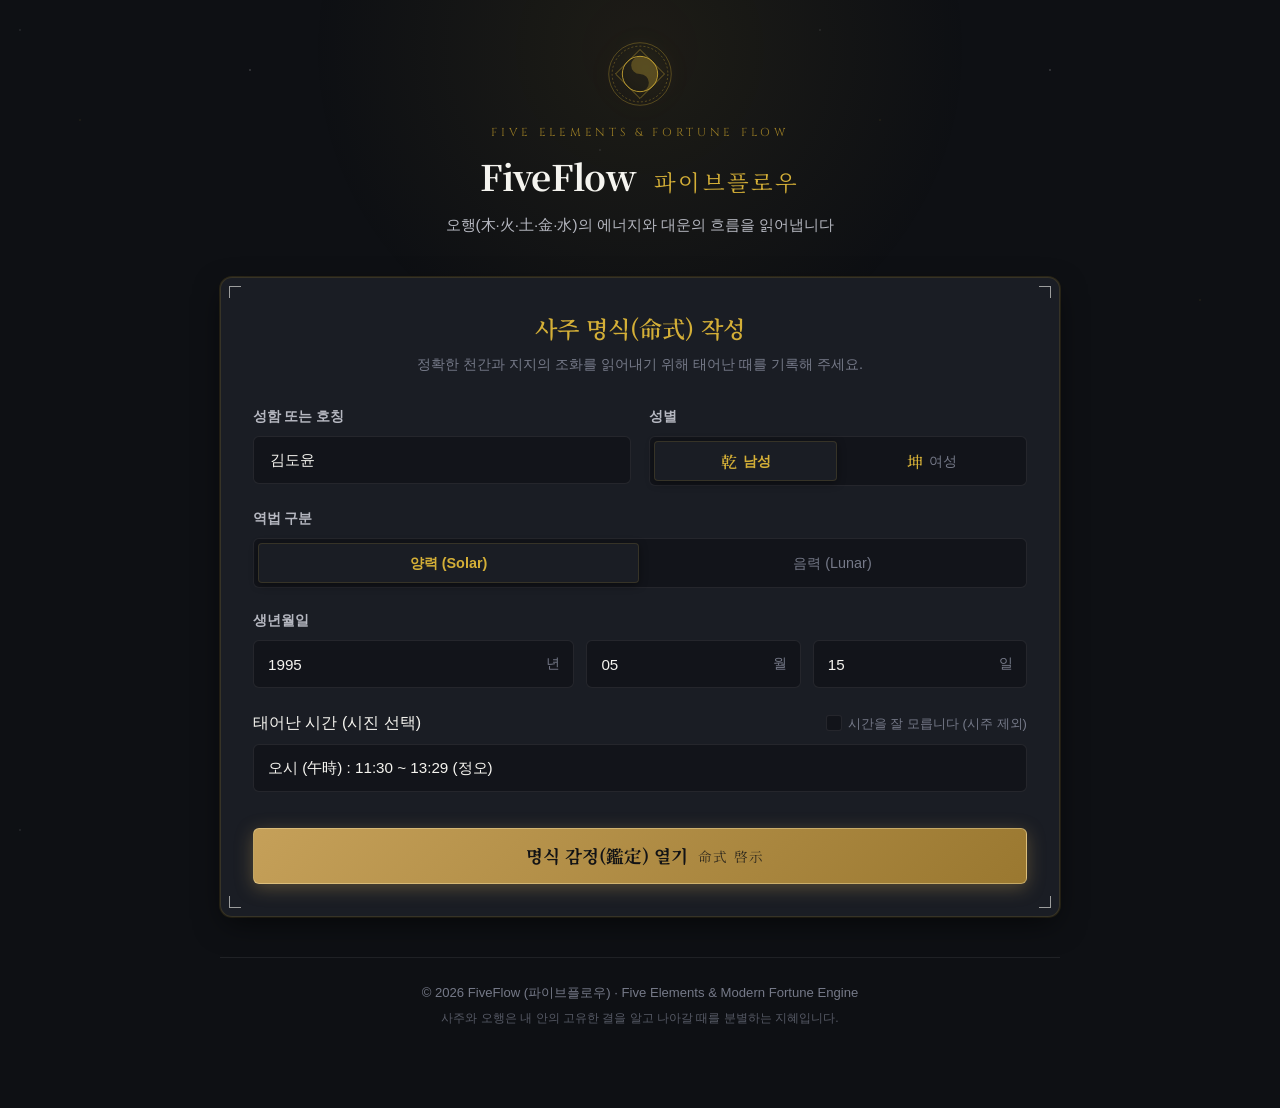
<file: FiveFlow/src/main/resources/static/index.html>
<!DOCTYPE html>
<html lang="ko">
<head>
    <meta charset="UTF-8">
    <meta name="viewport" content="width=device-width, initial-scale=1.0">
    <title>FiveFlow 파이브플로우 — 모던 오행 사주 & 대운 라이프</title>
    <link rel="preconnect" href="https://fonts.googleapis.com">
    <link rel="preconnect" href="https://fonts.gstatic.com" crossorigin>
    <link href="https://fonts.googleapis.com/css2?family=Cinzel:wght@500;700&family=Noto+Serif+KR:wght@300;400;600;700&family=Pretendard:wght@300;400;500;600;700&display=swap" rel="stylesheet">
    <link rel="stylesheet" href="css/style.css">
</head>
<body>
    <div class="stars-bg"></div>
    <div class="ambient-glow"></div>

    <div class="app-container">
        <!-- Header -->
        <header class="app-header">
            <div class="emblem">
                <svg viewBox="0 0 100 100" class="emblem-svg">
                    <circle cx="50" cy="50" r="46" fill="none" stroke="currentColor" stroke-width="1.2" opacity="0.4"/>
                    <circle cx="50" cy="50" r="41" fill="none" stroke="currentColor" stroke-width="0.8" stroke-dasharray="3,3" opacity="0.6"/>
                    <polygon points="50,14 86,50 50,86 14,50" fill="none" stroke="currentColor" stroke-width="1" opacity="0.7"/>
                    <circle cx="50" cy="50" r="26" fill="none" stroke="currentColor" stroke-width="1.2"/>
                    <path d="M50 24 A13 13 0 0 0 50 50 A13 13 0 0 1 50 76 A26 26 0 0 0 50 24" fill="currentColor" opacity="0.3"/>
                </svg>
            </div>
            <div class="brand-titles">
                <span class="sub-label">FIVE ELEMENTS & FORTUNE FLOW</span>
                <h1 class="main-title">FiveFlow <span>파이브플로우</span></h1>
                <p class="tagline">오행(木·火·土·金·水)의 에너지와 대운의 흐름을 읽어냅니다</p>
            </div>
        </header>

        <!-- Main Content Area -->
        <main class="main-content">
            <!-- INPUT SECTION -->
            <section id="inputSection" class="card form-card">
                <div class="card-deco-corner top-left"></div>
                <div class="card-deco-corner top-right"></div>
                <div class="card-deco-corner bottom-left"></div>
                <div class="card-deco-corner bottom-right"></div>

                <div class="form-header">
                    <h2>사주 명식(命式) 작성</h2>
                    <p>정확한 천간과 지지의 조화를 읽어내기 위해 태어난 때를 기록해 주세요.</p>
                </div>

                <form id="sajuForm" onsubmit="event.preventDefault(); submitSaju();">
                    <!-- Name & Gender -->
                    <div class="form-row two-col">
                        <div class="form-group">
                            <label for="userName">성함 또는 호칭</label>
                            <div class="input-wrapper">
                                <input type="text" id="userName" placeholder="이름을 입력하세요" value="김도윤" required>
                            </div>
                        </div>

                        <div class="form-group">
                            <label>성별</label>
                            <div class="segmented-control" id="genderSelect">
                                <button type="button" class="segment-btn active" data-value="남">
                                    <span class="symbol">乾</span> 남성
                                </button>
                                <button type="button" class="segment-btn" data-value="여">
                                    <span class="symbol">坤</span> 여성
                                </button>
                            </div>
                        </div>
                    </div>

                    <!-- Calendar Type -->
                    <div class="form-group">
                        <label>역법 구분</label>
                        <div class="segmented-control compact" id="calendarSelect">
                            <button type="button" class="segment-btn active" data-value="solar">양력 (Solar)</button>
                            <button type="button" class="segment-btn" data-value="lunar">음력 (Lunar)</button>
                        </div>
                    </div>

                    <!-- Birth Date -->
                    <div class="form-group">
                        <label>생년월일</label>
                        <div class="date-select-grid">
                            <div class="select-box">
                                <select id="birthYear"></select>
                                <span class="select-label">년</span>
                            </div>
                            <div class="select-box">
                                <select id="birthMonth"></select>
                                <span class="select-label">월</span>
                            </div>
                            <div class="select-box">
                                <select id="birthDay"></select>
                                <span class="select-label">일</span>
                            </div>
                        </div>
                    </div>

                    <!-- Birth Time -->
                    <div class="form-group">
                        <div class="label-with-action">
                            <label>태어난 시간 (시진 선택)</label>
                            <label class="checkbox-label">
                                <input type="checkbox" id="timeUnknown" onchange="toggleTimeInput()">
                                <span class="custom-checkbox"></span>
                                <span>시간을 잘 모릅니다 (시주 제외)</span>
                            </label>
                        </div>

                        <div id="timeInputs" class="time-container">
                            <div class="select-box full">
                                <select id="sijinSelect" onchange="onSijinChange()">
                                    <option value="23:30">자시 (子時) : 23:30 ~ 01:29</option>
                                    <option value="01:30">축시 (丑時) : 01:30 ~ 03:29</option>
                                    <option value="03:30">인시 (寅時) : 03:30 ~ 05:29</option>
                                    <option value="05:30">묘시 (卯時) : 05:30 ~ 07:29</option>
                                    <option value="07:30">진시 (辰時) : 07:30 ~ 09:29</option>
                                    <option value="09:30">사시 (巳時) : 09:30 ~ 11:29</option>
                                    <option value="11:30" selected>오시 (午時) : 11:30 ~ 13:29 (정오)</option>
                                    <option value="13:30">미시 (未時) : 13:30 ~ 15:29</option>
                                    <option value="15:30">신시 (申時) : 15:30 ~ 17:29</option>
                                    <option value="17:30">유시 (酉時) : 17:30 ~ 19:29</option>
                                    <option value="19:30">술시 (戌時) : 19:30 ~ 21:29</option>
                                    <option value="21:30">해시 (亥時) : 21:30 ~ 23:29</option>
                                    <option value="custom">직접 시간/분 입력</option>
                                </select>
                            </div>

                            <div id="customTimeBox" class="custom-time-row" style="display: none;">
                                <div class="select-box">
                                    <select id="customHour"></select>
                                    <span class="select-label">시</span>
                                </div>
                                <div class="select-box">
                                    <select id="customMinute"></select>
                                    <span class="select-label">분</span>
                                </div>
                            </div>
                        </div>
                    </div>

                    <!-- Submit Button -->
                    <div class="submit-action">
                        <button type="submit" class="btn-primary" id="btnSubmit">
                            <span class="btn-glow"></span>
                            <span class="btn-text">명식 감정(鑑定) 열기</span>
                            <span class="btn-hanja">命式 啓示</span>
                        </button>
                    </div>
                </form>
            </section>

            <!-- LOADING OVERLAY -->
            <div id="loadingBox" class="loading-state" style="display: none;">
                <div class="compass-spinner">
                    <div class="compass-inner"></div>
                    <div class="compass-needle"></div>
                </div>
                <div class="loading-text">
                    <h3>천기(天氣)와 지기(地氣)를 엮는 중...</h3>
                    <p>음양오행의 균형과 대운의 궤도를 정밀 산출하고 있습니다</p>
                </div>
            </div>

            <!-- RESULT SECTION -->
            <section id="resultSection" class="result-container" style="display: none;">
                <!-- Result Banner -->
                <div class="result-banner card">
                    <div class="user-meta">
                        <div class="badge-tag">사주 명식 결과</div>
                        <h2 id="resUserTitle">김도윤 님의 명식서</h2>
                        <p class="birth-detail" id="resBirthText">1995년 05월 15일 (양력) · 오시(午時) 출생</p>
                    </div>
                    <div class="banner-action">
                        <button type="button" class="btn-secondary" onclick="resetForm()">
                            <svg width="14" height="14" viewBox="0 0 24 24" fill="none" stroke="currentColor" stroke-width="2">
                                <path d="M3 12a9 9 0 1 0 9-9 9.75 9.75 0 0 0-6.74 2.74L3 8"/>
                                <path d="M3 3v5h5"/>
                            </svg>
                            다시 감정하기
                        </button>
                    </div>
                </div>

                <!-- 1. Four Pillars (사주팔자 원국) -->
                <div class="section-card card">
                    <div class="card-title-bar">
                        <h3>사주 원국 (四柱原局)</h3>
                        <span class="desc-hint">태어난 년·월·일·시의 4기둥 8글자</span>
                    </div>

                    <div class="pillars-grid" id="pillarsContainer">
                        <!-- Pillars injected by JS -->
                    </div>

                    <!-- Element Legend -->
                    <div class="element-legend">
                        <span class="legend-item"><i class="dot el-wood"></i> 목(木) : 성장, 추진</span>
                        <span class="legend-item"><i class="dot el-fire"></i> 화(火) : 열정, 발현</span>
                        <span class="legend-item"><i class="dot el-earth"></i> 토(土) : 신뢰, 중심</span>
                        <span class="legend-item"><i class="dot el-metal"></i> 금(金) : 결단, 절제</span>
                        <span class="legend-item"><i class="dot el-water"></i> 수(水) : 지혜, 유연</span>
                    </div>
                </div>

                <!-- 2. Elements Distribution (오행 분석 - 뭐가 많고 부족한지) -->
                <div class="section-card card highlight-card">
                    <div class="card-title-bar">
                        <h3>오행(五行) 에너지 분포 & 기운 진단</h3>
                        <span class="badge-gold">오행 균형도</span>
                    </div>

                    <div class="element-bars" id="elementBarsContainer">
                        <!-- Bars injected by JS -->
                    </div>

                    <div class="analysis-two-col">
                        <!-- Dominant Element -->
                        <div class="analysis-box dominant-box">
                            <div class="box-badge max-badge">
                                <span class="badge-icon">▲</span> 가장 왕성한 기운
                            </div>
                            <h4 id="dominantTitle">목(木)의 기운이 왕성합니다</h4>
                            <p id="dominantContent">내용 로딩...</p>
                        </div>

                        <!-- Deficient Element -->
                        <div class="analysis-box deficient-box">
                            <div class="box-badge min-badge">
                                <span class="badge-icon">▼</span> 보완이 필요한 기운
                            </div>
                            <h4 id="deficientTitle">금(金)의 기운이 부족합니다</h4>
                            <p id="deficientContent">내용 로딩...</p>
                        </div>
                    </div>
                </div>

                <!-- 3. Daeun Analysis (대운 - 언제까지가 대운인가?) -->
                <div class="section-card card daeun-card">
                    <div class="card-title-bar">
                        <h3>대운(大運)의 흐름 & 시운 진단</h3>
                        <span class="tag-accent">10년 주기 운의 궤도</span>
                    </div>

                    <div class="daeun-highlight-box">
                        <div class="daeun-icon">
                            <svg width="28" height="28" viewBox="0 0 24 24" fill="none" stroke="currentColor" stroke-width="1.8">
                                <circle cx="12" cy="12" r="10"/>
                                <polyline points="12 6 12 12 16 14"/>
                            </svg>
                        </div>
                        <div class="daeun-highlight-text">
                            <h4 id="daeunHeadline">현재 대운 안내</h4>
                            <p id="daeunSummaryText">현재 32세이신 귀하는 28세부터 37세까지...</p>
                        </div>
                    </div>

                    <div class="daeun-timeline" id="daeunTimeline">
                        <!-- Daeun cards injected by JS -->
                    </div>
                </div>

                <!-- 4. 조심해야 할 것 (주의사항) -->
                <div class="section-card card warning-card">
                    <div class="card-title-bar">
                        <h3>올해 꼭 조심해야 할 점 (경계 경보)</h3>
                        <span class="badge-alert">실패와 구설수를 피하는 비결</span>
                    </div>

                    <div class="caution-list" id="cautionList">
                        <!-- Injected by JS -->
                    </div>
                </div>

                <!-- 5. Fortune Choice Tabs (오늘의 운세 vs 2026년 전체 운) -->
                <div class="section-card card fortune-tab-card">
                    <div class="fortune-tab-header">
                        <div class="tab-controls">
                            <button type="button" class="tab-btn active" id="tabToday" onclick="switchFortuneTab('today')">
                                <span class="tab-icon">✦</span>
                                <span class="tab-title">오늘의 운세</span>
                                <span class="tab-sub">오늘 하루의 기운과 행운</span>
                            </button>
                            <button type="button" class="tab-btn" id="tabYear" onclick="switchFortuneTab('year')">
                                <span class="tab-icon">❂</span>
                                <span class="tab-title">2026년 전체 운세</span>
                                <span class="tab-sub">병오년 한 해의 총운과 사계절</span>
                            </button>
                        </div>
                    </div>

                    <!-- TAB 1: 오늘의 운세 -->
                    <div id="panelToday" class="tab-panel active">
                        <div class="fortune-main-header">
                            <div class="score-badge">
                                <span class="score-num" id="todayScore">92</span>
                                <span class="score-label">오늘의 운세 점수</span>
                            </div>
                            <div class="fortune-header-text">
                                <div class="today-date-badge" id="todayDateStr">2026년 9월 22일</div>
                                <h3 id="todayKeyword">귀인(貴人)과의 조우, 막힌 매듭이 풀리는 날</h3>
                                <p id="todayCommentary">생각지도 못했던 곳에서 힌트를 얻거나...</p>
                            </div>
                        </div>

                        <div class="scores-grid">
                            <div class="score-item">
                                <span class="s-label">재물운</span>
                                <div class="s-bar"><div class="s-fill" id="todayWealthBar" style="width: 88%;"></div></div>
                                <span class="s-val" id="todayWealthVal">88점</span>
                            </div>
                            <div class="score-item">
                                <span class="s-label">애정운</span>
                                <div class="s-bar"><div class="s-fill" id="todayLoveBar" style="width: 95%;"></div></div>
                                <span class="s-val" id="todayLoveVal">95점</span>
                            </div>
                            <div class="score-item">
                                <span class="s-label">직업·학업운</span>
                                <div class="s-bar"><div class="s-fill" id="todayCareerBar" style="width: 90%;"></div></div>
                                <span class="s-val" id="todayCareerVal">90점</span>
                            </div>
                            <div class="score-item">
                                <span class="s-label">건강·활력</span>
                                <div class="s-bar"><div class="s-fill" id="todayHealthBar" style="width: 85%;"></div></div>
                                <span class="s-val" id="todayHealthVal">85점</span>
                            </div>
                        </div>

                        <div class="lucky-elements-grid">
                            <div class="lucky-card">
                                <span class="l-tag">행운의 컬러</span>
                                <strong id="todayColor">포레스트 그린 & 에메랄드</strong>
                            </div>
                            <div class="lucky-card">
                                <span class="l-tag">행운의 숫자</span>
                                <strong id="todayNumber">3, 7, 8</strong>
                            </div>
                            <div class="lucky-card">
                                <span class="l-tag">행운의 방위</span>
                                <strong id="todayDirection">남동쪽 (번영의 방위)</strong>
                            </div>
                            <div class="lucky-card">
                                <span class="l-tag">황금 시간대</span>
                                <strong id="todayTime">오후 1:30 ~ 3:30</strong>
                            </div>
                        </div>
                    </div>

                    <!-- TAB 2: 이번년도 전체 운 -->
                    <div id="panelYear" class="tab-panel" style="display: none;">
                        <div class="fortune-main-header">
                            <div class="score-badge year-badge">
                                <span class="score-num" id="yearScore">88</span>
                                <span class="score-label">올해 종합 지수</span>
                            </div>
                            <div class="fortune-header-text">
                                <div class="today-date-badge year-theme" id="yearTitleBadge">2026년 병오년 (丙午年, 붉은 말의 해)</div>
                                <h3 id="yearHeadline">역동적인 변화의 물결 속에서 결실을 거두는 비상의 해</h3>
                                <p id="yearOverview">2026년 병오년은 강렬한 불꽃처럼 역동적이고...</p>
                            </div>
                        </div>

                        <!-- 4대 분야별 심층 가이드 -->
                        <div class="fields-guide-grid">
                            <div class="field-card">
                                <div class="f-header">
                                    <span class="f-icon">💰</span>
                                    <h4>재물 & 투자운</h4>
                                </div>
                                <p id="yearWealth">상반기에는 씨를 뿌리고...</p>
                            </div>
                            <div class="field-card">
                                <div class="f-header">
                                    <span class="f-icon">❤️</span>
                                    <h4>애정 & 인연운</h4>
                                </div>
                                <p id="yearLove">솔로는 자신감 넘치고 매력적인...</p>
                            </div>
                            <div class="field-card">
                                <div class="f-header">
                                    <span class="f-icon">💼</span>
                                    <h4>사업 & 직업운</h4>
                                </div>
                                <p id="yearCareer">기존에 해오던 일에서 실력을 인정받아...</p>
                            </div>
                            <div class="field-card">
                                <div class="f-header">
                                    <span class="f-icon">🌿</span>
                                    <h4>건강 & 웰니스</h4>
                                </div>
                                <p id="yearHealth">심혈관계, 안구 피로, 목/어깨...</p>
                            </div>
                        </div>

                        <!-- 사계절(분기별) 흐름 -->
                        <div class="quarter-section">
                            <h4 class="sub-heading">2026년 사계절 기운 흐름</h4>
                            <div class="quarter-grid" id="quarterContainer">
                                <!-- Injected by JS -->
                            </div>
                        </div>

                        <!-- 특별 주의 월 -->
                        <div class="warning-months-box">
                            <h4>⚠️ 올해 특별히 신중해야 할 시기</h4>
                            <ul id="warningMonthsList">
                                <!-- Injected by JS -->
                            </ul>
                        </div>
                    </div>
                </div>

                <!-- Footer Action Buttons -->
                <div class="bottom-bar">
                    <button type="button" class="btn-primary" onclick="window.scrollTo({top: 0, behavior: 'smooth'})">
                        맨 위로 이동
                    </button>
                    <button type="button" class="btn-secondary" onclick="shareResult()">
                        명식 풀이 공유하기
                    </button>
                </div>
            </section>
        </main>

        <!-- Footer -->
        <footer class="app-footer">
            <p>© 2026 FiveFlow (파이브플로우) · Five Elements & Modern Fortune Engine</p>
            <p class="disclaimer">사주와 오행은 내 안의 고유한 결을 알고 나아갈 때를 분별하는 지혜입니다.</p>
        </footer>
    </div>

    <!-- Toast Notification -->
    <div id="toast" class="toast"></div>

    <script src="js/app.js"></script>
</body>
</html>
</file>
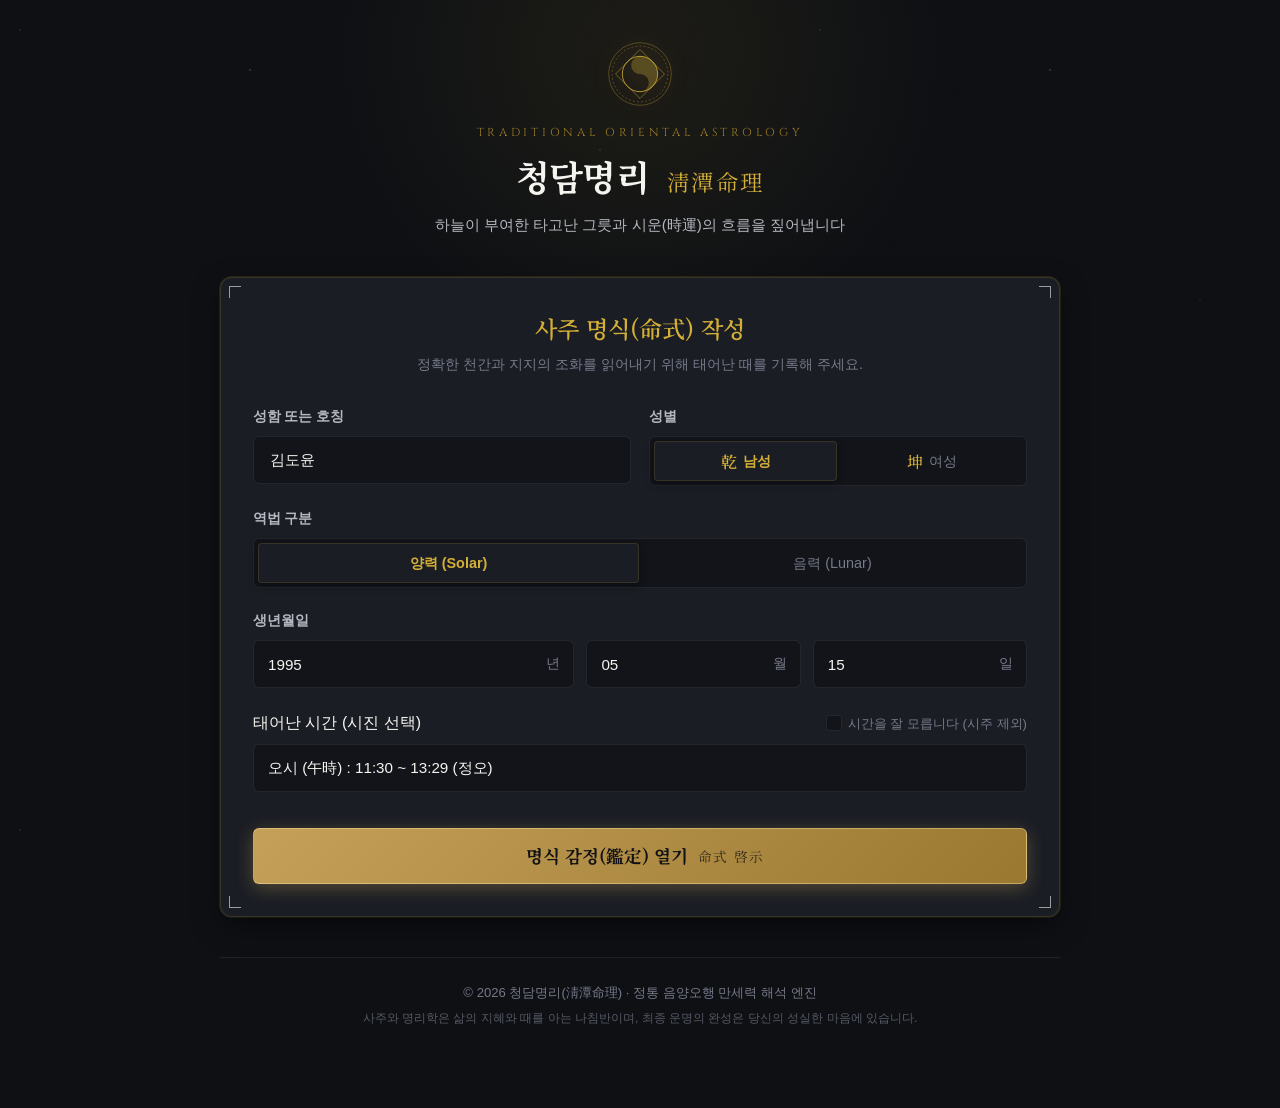
<file: java-study-01/src/main/resources/static/index.html>
<!DOCTYPE html>
<html lang="ko">
<head>
    <meta charset="UTF-8">
    <meta name="viewport" content="width=device-width, initial-scale=1.0">
    <title>청담명리 淸潭命理 — 프리미엄 사주 & 운세 풀이</title>
    <link rel="preconnect" href="https://fonts.googleapis.com">
    <link rel="preconnect" href="https://fonts.gstatic.com" crossorigin>
    <link href="https://fonts.googleapis.com/css2?family=Cinzel:wght@500;700&family=Noto+Serif+KR:wght@300;400;600;700&family=Pretendard:wght@300;400;500;600;700&display=swap" rel="stylesheet">
    <link rel="stylesheet" href="css/style.css">
</head>
<body>
    <div class="stars-bg"></div>
    <div class="ambient-glow"></div>

    <div class="app-container">
        <!-- Header -->
        <header class="app-header">
            <div class="emblem">
                <svg viewBox="0 0 100 100" class="emblem-svg">
                    <circle cx="50" cy="50" r="46" fill="none" stroke="currentColor" stroke-width="1.2" opacity="0.4"/>
                    <circle cx="50" cy="50" r="41" fill="none" stroke="currentColor" stroke-width="0.8" stroke-dasharray="3,3" opacity="0.6"/>
                    <polygon points="50,14 86,50 50,86 14,50" fill="none" stroke="currentColor" stroke-width="1" opacity="0.7"/>
                    <circle cx="50" cy="50" r="26" fill="none" stroke="currentColor" stroke-width="1.2"/>
                    <path d="M50 24 A13 13 0 0 0 50 50 A13 13 0 0 1 50 76 A26 26 0 0 0 50 24" fill="currentColor" opacity="0.3"/>
                </svg>
            </div>
            <div class="brand-titles">
                <span class="sub-label">TRADITIONAL ORIENTAL ASTROLOGY</span>
                <h1 class="main-title">청담명리 <span>淸潭命理</span></h1>
                <p class="tagline">하늘이 부여한 타고난 그릇과 시운(時運)의 흐름을 짚어냅니다</p>
            </div>
        </header>

        <!-- Main Content Area -->
        <main class="main-content">
            <!-- INPUT SECTION -->
            <section id="inputSection" class="card form-card">
                <div class="card-deco-corner top-left"></div>
                <div class="card-deco-corner top-right"></div>
                <div class="card-deco-corner bottom-left"></div>
                <div class="card-deco-corner bottom-right"></div>

                <div class="form-header">
                    <h2>사주 명식(命式) 작성</h2>
                    <p>정확한 천간과 지지의 조화를 읽어내기 위해 태어난 때를 기록해 주세요.</p>
                </div>

                <form id="sajuForm" onsubmit="event.preventDefault(); submitSaju();">
                    <!-- Name & Gender -->
                    <div class="form-row two-col">
                        <div class="form-group">
                            <label for="userName">성함 또는 호칭</label>
                            <div class="input-wrapper">
                                <input type="text" id="userName" placeholder="이름을 입력하세요" value="김도윤" required>
                            </div>
                        </div>

                        <div class="form-group">
                            <label>성별</label>
                            <div class="segmented-control" id="genderSelect">
                                <button type="button" class="segment-btn active" data-value="남">
                                    <span class="symbol">乾</span> 남성
                                </button>
                                <button type="button" class="segment-btn" data-value="여">
                                    <span class="symbol">坤</span> 여성
                                </button>
                            </div>
                        </div>
                    </div>

                    <!-- Calendar Type -->
                    <div class="form-group">
                        <label>역법 구분</label>
                        <div class="segmented-control compact" id="calendarSelect">
                            <button type="button" class="segment-btn active" data-value="solar">양력 (Solar)</button>
                            <button type="button" class="segment-btn" data-value="lunar">음력 (Lunar)</button>
                        </div>
                    </div>

                    <!-- Birth Date -->
                    <div class="form-group">
                        <label>생년월일</label>
                        <div class="date-select-grid">
                            <div class="select-box">
                                <select id="birthYear"></select>
                                <span class="select-label">년</span>
                            </div>
                            <div class="select-box">
                                <select id="birthMonth"></select>
                                <span class="select-label">월</span>
                            </div>
                            <div class="select-box">
                                <select id="birthDay"></select>
                                <span class="select-label">일</span>
                            </div>
                        </div>
                    </div>

                    <!-- Birth Time -->
                    <div class="form-group">
                        <div class="label-with-action">
                            <label>태어난 시간 (시진 선택)</label>
                            <label class="checkbox-label">
                                <input type="checkbox" id="timeUnknown" onchange="toggleTimeInput()">
                                <span class="custom-checkbox"></span>
                                <span>시간을 잘 모릅니다 (시주 제외)</span>
                            </label>
                        </div>

                        <div id="timeInputs" class="time-container">
                            <div class="select-box full">
                                <select id="sijinSelect" onchange="onSijinChange()">
                                    <option value="23:30">자시 (子時) : 23:30 ~ 01:29</option>
                                    <option value="01:30">축시 (丑時) : 01:30 ~ 03:29</option>
                                    <option value="03:30">인시 (寅時) : 03:30 ~ 05:29</option>
                                    <option value="05:30">묘시 (卯時) : 05:30 ~ 07:29</option>
                                    <option value="07:30">진시 (辰時) : 07:30 ~ 09:29</option>
                                    <option value="09:30">사시 (巳時) : 09:30 ~ 11:29</option>
                                    <option value="11:30" selected>오시 (午時) : 11:30 ~ 13:29 (정오)</option>
                                    <option value="13:30">미시 (未時) : 13:30 ~ 15:29</option>
                                    <option value="15:30">신시 (申時) : 15:30 ~ 17:29</option>
                                    <option value="17:30">유시 (酉時) : 17:30 ~ 19:29</option>
                                    <option value="19:30">술시 (戌時) : 19:30 ~ 21:29</option>
                                    <option value="21:30">해시 (亥時) : 21:30 ~ 23:29</option>
                                    <option value="custom">직접 시간/분 입력</option>
                                </select>
                            </div>

                            <div id="customTimeBox" class="custom-time-row" style="display: none;">
                                <div class="select-box">
                                    <select id="customHour"></select>
                                    <span class="select-label">시</span>
                                </div>
                                <div class="select-box">
                                    <select id="customMinute"></select>
                                    <span class="select-label">분</span>
                                </div>
                            </div>
                        </div>
                    </div>

                    <!-- Submit Button -->
                    <div class="submit-action">
                        <button type="submit" class="btn-primary" id="btnSubmit">
                            <span class="btn-glow"></span>
                            <span class="btn-text">명식 감정(鑑定) 열기</span>
                            <span class="btn-hanja">命式 啓示</span>
                        </button>
                    </div>
                </form>
            </section>

            <!-- LOADING OVERLAY -->
            <div id="loadingBox" class="loading-state" style="display: none;">
                <div class="compass-spinner">
                    <div class="compass-inner"></div>
                    <div class="compass-needle"></div>
                </div>
                <div class="loading-text">
                    <h3>천기(天氣)와 지기(地氣)를 엮는 중...</h3>
                    <p>음양오행의 균형과 대운의 궤도를 정밀 산출하고 있습니다</p>
                </div>
            </div>

            <!-- RESULT SECTION -->
            <section id="resultSection" class="result-container" style="display: none;">
                <!-- Result Banner -->
                <div class="result-banner card">
                    <div class="user-meta">
                        <div class="badge-tag">사주 명식 결과</div>
                        <h2 id="resUserTitle">김도윤 님의 명식서</h2>
                        <p class="birth-detail" id="resBirthText">1995년 05월 15일 (양력) · 오시(午時) 출생</p>
                    </div>
                    <div class="banner-action">
                        <button type="button" class="btn-secondary" onclick="resetForm()">
                            <svg width="14" height="14" viewBox="0 0 24 24" fill="none" stroke="currentColor" stroke-width="2">
                                <path d="M3 12a9 9 0 1 0 9-9 9.75 9.75 0 0 0-6.74 2.74L3 8"/>
                                <path d="M3 3v5h5"/>
                            </svg>
                            다시 감정하기
                        </button>
                    </div>
                </div>

                <!-- 1. Four Pillars (사주팔자 원국) -->
                <div class="section-card card">
                    <div class="card-title-bar">
                        <h3>사주 원국 (四柱原局)</h3>
                        <span class="desc-hint">태어난 년·월·일·시의 4기둥 8글자</span>
                    </div>

                    <div class="pillars-grid" id="pillarsContainer">
                        <!-- Pillars injected by JS -->
                    </div>

                    <!-- Element Legend -->
                    <div class="element-legend">
                        <span class="legend-item"><i class="dot el-wood"></i> 목(木) : 성장, 추진</span>
                        <span class="legend-item"><i class="dot el-fire"></i> 화(火) : 열정, 발현</span>
                        <span class="legend-item"><i class="dot el-earth"></i> 토(土) : 신뢰, 중심</span>
                        <span class="legend-item"><i class="dot el-metal"></i> 금(金) : 결단, 절제</span>
                        <span class="legend-item"><i class="dot el-water"></i> 수(水) : 지혜, 유연</span>
                    </div>
                </div>

                <!-- 2. Elements Distribution (오행 분석 - 뭐가 많고 부족한지) -->
                <div class="section-card card highlight-card">
                    <div class="card-title-bar">
                        <h3>오행(五行) 에너지 분포 & 기운 진단</h3>
                        <span class="badge-gold">오행 균형도</span>
                    </div>

                    <div class="element-bars" id="elementBarsContainer">
                        <!-- Bars injected by JS -->
                    </div>

                    <div class="analysis-two-col">
                        <!-- Dominant Element -->
                        <div class="analysis-box dominant-box">
                            <div class="box-badge max-badge">
                                <span class="badge-icon">▲</span> 가장 왕성한 기운
                            </div>
                            <h4 id="dominantTitle">목(木)의 기운이 왕성합니다</h4>
                            <p id="dominantContent">내용 로딩...</p>
                        </div>

                        <!-- Deficient Element -->
                        <div class="analysis-box deficient-box">
                            <div class="box-badge min-badge">
                                <span class="badge-icon">▼</span> 보완이 필요한 기운
                            </div>
                            <h4 id="deficientTitle">금(金)의 기운이 부족합니다</h4>
                            <p id="deficientContent">내용 로딩...</p>
                        </div>
                    </div>
                </div>

                <!-- 3. Daeun Analysis (대운 - 언제까지가 대운인가?) -->
                <div class="section-card card daeun-card">
                    <div class="card-title-bar">
                        <h3>대운(大運)의 흐름 & 시운 진단</h3>
                        <span class="tag-accent">10년 주기 운의 궤도</span>
                    </div>

                    <div class="daeun-highlight-box">
                        <div class="daeun-icon">
                            <svg width="28" height="28" viewBox="0 0 24 24" fill="none" stroke="currentColor" stroke-width="1.8">
                                <circle cx="12" cy="12" r="10"/>
                                <polyline points="12 6 12 12 16 14"/>
                            </svg>
                        </div>
                        <div class="daeun-highlight-text">
                            <h4 id="daeunHeadline">현재 대운 안내</h4>
                            <p id="daeunSummaryText">현재 32세이신 귀하는 28세부터 37세까지...</p>
                        </div>
                    </div>

                    <div class="daeun-timeline" id="daeunTimeline">
                        <!-- Daeun cards injected by JS -->
                    </div>
                </div>

                <!-- 4. 조심해야 할 것 (주의사항) -->
                <div class="section-card card warning-card">
                    <div class="card-title-bar">
                        <h3>올해 꼭 조심해야 할 점 (경계 경보)</h3>
                        <span class="badge-alert">실패와 구설수를 피하는 비결</span>
                    </div>

                    <div class="caution-list" id="cautionList">
                        <!-- Injected by JS -->
                    </div>
                </div>

                <!-- 5. Fortune Choice Tabs (오늘의 운세 vs 2026년 전체 운) -->
                <div class="section-card card fortune-tab-card">
                    <div class="fortune-tab-header">
                        <div class="tab-controls">
                            <button type="button" class="tab-btn active" id="tabToday" onclick="switchFortuneTab('today')">
                                <span class="tab-icon">✦</span>
                                <span class="tab-title">오늘의 운세</span>
                                <span class="tab-sub">오늘 하루의 기운과 행운</span>
                            </button>
                            <button type="button" class="tab-btn" id="tabYear" onclick="switchFortuneTab('year')">
                                <span class="tab-icon">❂</span>
                                <span class="tab-title">2026년 전체 운세</span>
                                <span class="tab-sub">병오년 한 해의 총운과 사계절</span>
                            </button>
                        </div>
                    </div>

                    <!-- TAB 1: 오늘의 운세 -->
                    <div id="panelToday" class="tab-panel active">
                        <div class="fortune-main-header">
                            <div class="score-badge">
                                <span class="score-num" id="todayScore">92</span>
                                <span class="score-label">오늘의 운세 점수</span>
                            </div>
                            <div class="fortune-header-text">
                                <div class="today-date-badge" id="todayDateStr">2026년 9월 22일</div>
                                <h3 id="todayKeyword">귀인(貴人)과의 조우, 막힌 매듭이 풀리는 날</h3>
                                <p id="todayCommentary">생각지도 못했던 곳에서 힌트를 얻거나...</p>
                            </div>
                        </div>

                        <div class="scores-grid">
                            <div class="score-item">
                                <span class="s-label">재물운</span>
                                <div class="s-bar"><div class="s-fill" id="todayWealthBar" style="width: 88%;"></div></div>
                                <span class="s-val" id="todayWealthVal">88점</span>
                            </div>
                            <div class="score-item">
                                <span class="s-label">애정운</span>
                                <div class="s-bar"><div class="s-fill" id="todayLoveBar" style="width: 95%;"></div></div>
                                <span class="s-val" id="todayLoveVal">95점</span>
                            </div>
                            <div class="score-item">
                                <span class="s-label">직업·학업운</span>
                                <div class="s-bar"><div class="s-fill" id="todayCareerBar" style="width: 90%;"></div></div>
                                <span class="s-val" id="todayCareerVal">90점</span>
                            </div>
                            <div class="score-item">
                                <span class="s-label">건강·활력</span>
                                <div class="s-bar"><div class="s-fill" id="todayHealthBar" style="width: 85%;"></div></div>
                                <span class="s-val" id="todayHealthVal">85점</span>
                            </div>
                        </div>

                        <div class="lucky-elements-grid">
                            <div class="lucky-card">
                                <span class="l-tag">행운의 컬러</span>
                                <strong id="todayColor">포레스트 그린 & 에메랄드</strong>
                            </div>
                            <div class="lucky-card">
                                <span class="l-tag">행운의 숫자</span>
                                <strong id="todayNumber">3, 7, 8</strong>
                            </div>
                            <div class="lucky-card">
                                <span class="l-tag">행운의 방위</span>
                                <strong id="todayDirection">남동쪽 (번영의 방위)</strong>
                            </div>
                            <div class="lucky-card">
                                <span class="l-tag">황금 시간대</span>
                                <strong id="todayTime">오후 1:30 ~ 3:30</strong>
                            </div>
                        </div>
                    </div>

                    <!-- TAB 2: 이번년도 전체 운 -->
                    <div id="panelYear" class="tab-panel" style="display: none;">
                        <div class="fortune-main-header">
                            <div class="score-badge year-badge">
                                <span class="score-num" id="yearScore">88</span>
                                <span class="score-label">올해 종합 지수</span>
                            </div>
                            <div class="fortune-header-text">
                                <div class="today-date-badge year-theme" id="yearTitleBadge">2026년 병오년 (丙午年, 붉은 말의 해)</div>
                                <h3 id="yearHeadline">역동적인 변화의 물결 속에서 결실을 거두는 비상의 해</h3>
                                <p id="yearOverview">2026년 병오년은 강렬한 불꽃처럼 역동적이고...</p>
                            </div>
                        </div>

                        <!-- 4대 분야별 심층 가이드 -->
                        <div class="fields-guide-grid">
                            <div class="field-card">
                                <div class="f-header">
                                    <span class="f-icon">💰</span>
                                    <h4>재물 & 투자운</h4>
                                </div>
                                <p id="yearWealth">상반기에는 씨를 뿌리고...</p>
                            </div>
                            <div class="field-card">
                                <div class="f-header">
                                    <span class="f-icon">❤️</span>
                                    <h4>애정 & 인연운</h4>
                                </div>
                                <p id="yearLove">솔로는 자신감 넘치고 매력적인...</p>
                            </div>
                            <div class="field-card">
                                <div class="f-header">
                                    <span class="f-icon">💼</span>
                                    <h4>사업 & 직업운</h4>
                                </div>
                                <p id="yearCareer">기존에 해오던 일에서 실력을 인정받아...</p>
                            </div>
                            <div class="field-card">
                                <div class="f-header">
                                    <span class="f-icon">🌿</span>
                                    <h4>건강 & 웰니스</h4>
                                </div>
                                <p id="yearHealth">심혈관계, 안구 피로, 목/어깨...</p>
                            </div>
                        </div>

                        <!-- 사계절(분기별) 흐름 -->
                        <div class="quarter-section">
                            <h4 class="sub-heading">2026년 사계절 기운 흐름</h4>
                            <div class="quarter-grid" id="quarterContainer">
                                <!-- Injected by JS -->
                            </div>
                        </div>

                        <!-- 특별 주의 월 -->
                        <div class="warning-months-box">
                            <h4>⚠️ 올해 특별히 신중해야 할 시기</h4>
                            <ul id="warningMonthsList">
                                <!-- Injected by JS -->
                            </ul>
                        </div>
                    </div>
                </div>

                <!-- Footer Action Buttons -->
                <div class="bottom-bar">
                    <button type="button" class="btn-primary" onclick="window.scrollTo({top: 0, behavior: 'smooth'})">
                        맨 위로 이동
                    </button>
                    <button type="button" class="btn-secondary" onclick="shareResult()">
                        명식 풀이 공유하기
                    </button>
                </div>
            </section>
        </main>

        <!-- Footer -->
        <footer class="app-footer">
            <p>© 2026 청담명리(淸潭命理) · 정통 음양오행 만세력 해석 엔진</p>
            <p class="disclaimer">사주와 명리학은 삶의 지혜와 때를 아는 나침반이며, 최종 운명의 완성은 당신의 성실한 마음에 있습니다.</p>
        </footer>
    </div>

    <!-- Toast Notification -->
    <div id="toast" class="toast"></div>

    <script src="js/app.js"></script>
</body>
</html>
</file>
<file: FiveFlow/src/main/resources/static/css/style.css>
/* ========================================================
   청담명리 (淸潭命理) - Modern Oriental Luxury Design System
   ======================================================== */

:root {
    --bg-primary: #0e1014;
    --bg-secondary: #15181e;
    --bg-card: #1a1d24;
    --bg-card-hover: #21252e;
    --bg-input: #12141a;

    --border-subtle: rgba(212, 175, 55, 0.15);
    --border-accent: rgba(212, 175, 55, 0.4);
    --border-light: rgba(255, 255, 255, 0.08);

    --gold-primary: #d4af37;
    --gold-hover: #e5c158;
    --gold-dim: #9a7d25;
    --gold-soft: rgba(212, 175, 55, 0.12);

    --text-primary: #f5f4ef;
    --text-secondary: #b5b7c0;
    --text-muted: #757988;
    --text-gold: #e2c16c;

    /* 오행 색상 (한국 전통 오방색의 현대적 재해석) */
    --color-wood: #2e7d32;   /* 목(木) : 청/벽 */
    --color-fire: #d32f2f;   /* 화(火) : 적 */
    --color-earth: #c77700;  /* 토(土) : 황 */
    --color-metal: #b0bec5;  /* 금(金) : 백 */
    --color-water: #1976d2;  /* 수(水) : 흑/감 */

    --font-serif: 'Noto Serif KR', 'Batang', serif;
    --font-sans: 'Pretendard', -apple-system, BlinkMacSystemFont, 'Segoe UI', Roboto, sans-serif;
    --font-display: 'Cinzel', serif;

    --radius-sm: 6px;
    --radius-md: 12px;
    --radius-lg: 18px;
    --shadow-card: 0 10px 30px -5px rgba(0, 0, 0, 0.6), 0 0 0 1px var(--border-subtle);
    --shadow-hover: 0 16px 40px -6px rgba(0, 0, 0, 0.8), 0 0 0 1px var(--border-accent);
}

* {
    box-sizing: border-box;
    margin: 0;
    padding: 0;
}

body {
    background-color: var(--bg-primary);
    color: var(--text-primary);
    font-family: var(--font-sans);
    line-height: 1.6;
    overflow-x: hidden;
    position: relative;
    min-height: 100vh;
}

/* Subtle Starfield & Ambient Glow */
.stars-bg {
    position: fixed;
    top: 0;
    left: 0;
    width: 100vw;
    height: 100vh;
    background-image: 
        radial-gradient(1px 1px at 20px 30px, #ffffff, rgba(0,0,0,0)),
        radial-gradient(1px 1px at 80px 120px, #d4af37, rgba(0,0,0,0)),
        radial-gradient(1.5px 1.5px at 250px 70px, #ffffff, rgba(0,0,0,0)),
        radial-gradient(1px 1px at 400px 300px, #d4af37, rgba(0,0,0,0)),
        radial-gradient(1px 1px at 600px 150px, #ffffff, rgba(0,0,0,0)),
        radial-gradient(1.5px 1.5px at 750px 420px, #d4af37, rgba(0,0,0,0));
    background-repeat: repeat;
    background-size: 800px 800px;
    opacity: 0.25;
    pointer-events: none;
    z-index: 0;
}

.ambient-glow {
    position: fixed;
    top: -200px;
    left: 50%;
    transform: translateX(-50%);
    width: 800px;
    height: 500px;
    background: radial-gradient(circle, rgba(212, 175, 55, 0.08) 0%, rgba(14, 16, 20, 0) 70%);
    pointer-events: none;
    z-index: 0;
}

.app-container {
    max-width: 880px;
    margin: 0 auto;
    padding: 40px 20px 80px;
    position: relative;
    z-index: 1;
}

/* Header */
.app-header {
    text-align: center;
    margin-bottom: 40px;
    display: flex;
    flex-direction: column;
    align-items: center;
}

.emblem {
    width: 68px;
    height: 68px;
    color: var(--gold-primary);
    margin-bottom: 16px;
    filter: drop-shadow(0 0 12px rgba(212, 175, 55, 0.3));
    animation: rotateSlow 120s linear infinite;
}

@keyframes rotateSlow {
    from { transform: rotate(0deg); }
    to { transform: rotate(360deg); }
}

.brand-titles .sub-label {
    font-family: var(--font-display);
    font-size: 0.72rem;
    letter-spacing: 0.32em;
    color: var(--gold-dim);
    display: block;
    margin-bottom: 6px;
}

.main-title {
    font-family: var(--font-serif);
    font-size: 2.2rem;
    font-weight: 700;
    letter-spacing: -0.02em;
    color: var(--text-primary);
    margin-bottom: 8px;
}

.main-title span {
    font-size: 1.4rem;
    font-weight: 400;
    color: var(--gold-primary);
    margin-left: 8px;
    letter-spacing: 0.1em;
}

.tagline {
    font-size: 0.95rem;
    color: var(--text-secondary);
    font-weight: 300;
}

/* Base Card Style */
.card {
    background: var(--bg-card);
    border-radius: var(--radius-md);
    box-shadow: var(--shadow-card);
    position: relative;
    padding: 32px;
    margin-bottom: 24px;
    transition: all 0.3s ease;
    border: 1px solid var(--border-subtle);
}

/* Oriental Corner Ornaments */
.card-deco-corner {
    position: absolute;
    width: 12px;
    height: 12px;
    border-color: var(--gold-primary);
    pointer-events: none;
    opacity: 0.6;
}
.card-deco-corner.top-left { top: 8px; left: 8px; border-top: 1.5px solid; border-left: 1.5px solid; }
.card-deco-corner.top-right { top: 8px; right: 8px; border-top: 1.5px solid; border-right: 1.5px solid; }
.card-deco-corner.bottom-left { bottom: 8px; left: 8px; border-bottom: 1.5px solid; border-left: 1.5px solid; }
.card-deco-corner.bottom-right { bottom: 8px; right: 8px; border-bottom: 1.5px solid; border-right: 1.5px solid; }

/* Form Header */
.form-header {
    text-align: center;
    margin-bottom: 30px;
}

.form-header h2 {
    font-family: var(--font-serif);
    font-size: 1.45rem;
    font-weight: 600;
    color: var(--gold-primary);
    margin-bottom: 6px;
}

.form-header p {
    font-size: 0.9rem;
    color: var(--text-muted);
}

/* Form Elements */
.form-group {
    margin-bottom: 22px;
}

.form-group > label {
    display: block;
    font-size: 0.86rem;
    font-weight: 600;
    color: var(--text-secondary);
    margin-bottom: 8px;
    letter-spacing: -0.01em;
}

.form-row.two-col {
    display: grid;
    grid-template-columns: 1fr 1fr;
    gap: 18px;
}

.input-wrapper input {
    width: 100%;
    height: 48px;
    background: var(--bg-input);
    border: 1px solid var(--border-light);
    border-radius: var(--radius-sm);
    color: var(--text-primary);
    padding: 0 16px;
    font-size: 0.95rem;
    transition: all 0.2s ease;
}

.input-wrapper input:focus {
    outline: none;
    border-color: var(--gold-primary);
    box-shadow: 0 0 0 3px var(--gold-soft);
}

/* Segmented Control (Gender & Calendar) */
.segmented-control {
    display: flex;
    background: var(--bg-input);
    border-radius: var(--radius-sm);
    padding: 4px;
    border: 1px solid var(--border-light);
    gap: 4px;
}

.segmented-control .segment-btn {
    flex: 1;
    height: 40px;
    background: transparent;
    border: none;
    color: var(--text-muted);
    font-size: 0.9rem;
    font-weight: 500;
    border-radius: 4px;
    cursor: pointer;
    transition: all 0.2s ease;
    display: flex;
    align-items: center;
    justify-content: center;
    gap: 6px;
}

.segmented-control .segment-btn .symbol {
    font-family: var(--font-serif);
    font-size: 1rem;
    color: var(--gold-primary);
}

.segmented-control .segment-btn.active {
    background: var(--bg-card);
    color: var(--gold-primary);
    border: 1px solid var(--border-subtle);
    font-weight: 600;
    box-shadow: 0 2px 8px rgba(0, 0, 0, 0.4);
}

/* Date Grid */
.date-select-grid {
    display: grid;
    grid-template-columns: 1.5fr 1fr 1fr;
    gap: 12px;
}

.select-box {
    position: relative;
    display: flex;
    align-items: center;
}

.select-box select {
    width: 100%;
    height: 48px;
    background: var(--bg-input);
    border: 1px solid var(--border-light);
    border-radius: var(--radius-sm);
    color: var(--text-primary);
    padding: 0 36px 0 14px;
    font-size: 0.95rem;
    appearance: none;
    cursor: pointer;
    transition: all 0.2s ease;
}

.select-box select:focus {
    outline: none;
    border-color: var(--gold-primary);
    box-shadow: 0 0 0 3px var(--gold-soft);
}

.select-box .select-label {
    position: absolute;
    right: 14px;
    font-size: 0.85rem;
    color: var(--text-muted);
    pointer-events: none;
}

/* Time Input */
.label-with-action {
    display: flex;
    justify-content: space-between;
    align-items: center;
    margin-bottom: 8px;
}

.checkbox-label {
    display: flex;
    align-items: center;
    gap: 6px;
    font-size: 0.82rem;
    color: var(--text-muted);
    cursor: pointer;
    user-select: none;
}

.checkbox-label input {
    display: none;
}

.custom-checkbox {
    width: 16px;
    height: 16px;
    border: 1px solid var(--border-light);
    border-radius: 3px;
    background: var(--bg-input);
    display: inline-block;
    position: relative;
    transition: all 0.2s ease;
}

.checkbox-label input:checked + .custom-checkbox {
    background: var(--gold-primary);
    border-color: var(--gold-primary);
}

.checkbox-label input:checked + .custom-checkbox::after {
    content: '';
    position: absolute;
    top: 2px;
    left: 5px;
    width: 4px;
    height: 8px;
    border: solid #000;
    border-width: 0 2px 2px 0;
    transform: rotate(45deg);
}

.time-container .select-box.full {
    width: 100%;
}

.custom-time-row {
    display: grid;
    grid-template-columns: 1fr 1fr;
    gap: 12px;
    margin-top: 10px;
}

/* Submit Action Button */
.submit-action {
    margin-top: 36px;
    text-align: center;
}

.btn-primary {
    position: relative;
    width: 100%;
    height: 56px;
    background: linear-gradient(135deg, #c5a059 0%, #9a7830 100%);
    border: 1px solid rgba(255, 235, 175, 0.4);
    border-radius: var(--radius-sm);
    color: #111215;
    font-family: var(--font-serif);
    font-size: 1.1rem;
    font-weight: 700;
    cursor: pointer;
    overflow: hidden;
    transition: all 0.3s cubic-bezier(0.25, 0.8, 0.25, 1);
    display: flex;
    align-items: center;
    justify-content: center;
    gap: 10px;
    box-shadow: 0 4px 18px rgba(197, 160, 89, 0.35);
}

.btn-primary:hover {
    background: linear-gradient(135deg, #d8b671 0%, #a8853b 100%);
    transform: translateY(-2px);
    box-shadow: 0 8px 24px rgba(197, 160, 89, 0.45);
}

.btn-primary .btn-hanja {
    font-size: 0.85rem;
    opacity: 0.8;
    font-weight: 400;
    letter-spacing: 0.1em;
}

.btn-secondary {
    background: var(--bg-card-hover);
    border: 1px solid var(--border-light);
    color: var(--text-primary);
    padding: 8px 16px;
    border-radius: var(--radius-sm);
    font-size: 0.86rem;
    cursor: pointer;
    transition: all 0.2s ease;
    display: inline-flex;
    align-items: center;
    gap: 6px;
}

.btn-secondary:hover {
    border-color: var(--gold-primary);
    color: var(--gold-primary);
}

/* Loading State */
.loading-state {
    text-align: center;
    padding: 60px 20px;
}

.compass-spinner {
    width: 72px;
    height: 72px;
    border: 2px dashed var(--gold-primary);
    border-radius: 50%;
    margin: 0 auto 24px;
    position: relative;
    animation: rotateSlow 8s linear infinite;
}

.compass-inner {
    position: absolute;
    top: 50%;
    left: 50%;
    transform: translate(-50%, -50%);
    width: 24px;
    height: 24px;
    border: 1px solid var(--gold-primary);
    border-radius: 50%;
}

.loading-text h3 {
    font-family: var(--font-serif);
    color: var(--gold-primary);
    font-size: 1.25rem;
    margin-bottom: 6px;
}

.loading-text p {
    color: var(--text-muted);
    font-size: 0.9rem;
}

/* ========================================================
   Result Section Styling
   ======================================================== */
.result-banner {
    display: flex;
    justify-content: space-between;
    align-items: center;
    background: linear-gradient(135deg, rgba(212, 175, 55, 0.12) 0%, rgba(26, 29, 36, 0.8) 100%);
    border-color: var(--border-accent);
}

.user-meta .badge-tag {
    display: inline-block;
    background: var(--gold-soft);
    color: var(--gold-primary);
    padding: 3px 10px;
    border-radius: 20px;
    font-size: 0.75rem;
    font-weight: 600;
    margin-bottom: 6px;
    border: 1px solid var(--border-subtle);
}

.user-meta h2 {
    font-family: var(--font-serif);
    font-size: 1.55rem;
    color: var(--text-primary);
    margin-bottom: 4px;
}

.user-meta .birth-detail {
    color: var(--text-secondary);
    font-size: 0.9rem;
}

/* Card Titles */
.card-title-bar {
    display: flex;
    justify-content: space-between;
    align-items: center;
    margin-bottom: 20px;
    border-bottom: 1px solid var(--border-light);
    padding-bottom: 12px;
}

.card-title-bar h3 {
    font-family: var(--font-serif);
    font-size: 1.2rem;
    color: var(--gold-primary);
    font-weight: 600;
}

.desc-hint {
    font-size: 0.82rem;
    color: var(--text-muted);
}

.badge-gold {
    background: var(--gold-soft);
    color: var(--gold-primary);
    padding: 3px 10px;
    border-radius: 20px;
    font-size: 0.76rem;
    border: 1px solid var(--border-subtle);
}

.tag-accent {
    background: rgba(78, 168, 157, 0.15);
    color: #4ea89d;
    padding: 3px 10px;
    border-radius: 20px;
    font-size: 0.76rem;
}

.badge-alert {
    background: rgba(208, 77, 65, 0.15);
    color: #f28b82;
    padding: 3px 10px;
    border-radius: 20px;
    font-size: 0.76rem;
}

/* 1. Four Pillars Grid */
.pillars-grid {
    display: grid;
    grid-template-columns: repeat(4, 1fr);
    gap: 14px;
    margin-bottom: 18px;
}

.pillar-col {
    background: var(--bg-input);
    border: 1px solid var(--border-light);
    border-radius: var(--radius-sm);
    padding: 16px 10px;
    text-align: center;
    position: relative;
    transition: all 0.2s ease;
}

.pillar-col:hover {
    border-color: var(--border-accent);
    transform: translateY(-2px);
}

.pillar-name {
    font-size: 0.82rem;
    color: var(--text-muted);
    margin-bottom: 10px;
    font-weight: 500;
}

.pillar-block {
    margin: 8px 0;
    padding: 8px 4px;
    border-radius: 6px;
    background: rgba(255, 255, 255, 0.02);
}

.pillar-char {
    font-family: var(--font-serif);
    font-size: 1.6rem;
    font-weight: 700;
    line-height: 1.1;
    margin-bottom: 2px;
}

.pillar-sub {
    font-size: 0.76rem;
    color: var(--text-secondary);
}

.element-tag {
    display: inline-block;
    padding: 1px 6px;
    border-radius: 4px;
    font-size: 0.7rem;
    font-weight: 600;
    margin-top: 4px;
    color: #ffffff;
}

.animal-badge {
    font-size: 0.78rem;
    color: var(--text-gold);
    margin-top: 6px;
}

.element-legend {
    display: flex;
    flex-wrap: wrap;
    gap: 14px;
    justify-content: center;
    padding-top: 8px;
    font-size: 0.78rem;
    color: var(--text-muted);
}

.legend-item {
    display: flex;
    align-items: center;
    gap: 5px;
}

.dot {
    width: 8px;
    height: 8px;
    border-radius: 50%;
    display: inline-block;
}
.dot.el-wood { background: var(--color-wood); }
.dot.el-fire { background: var(--color-fire); }
.dot.el-earth { background: var(--color-earth); }
.dot.el-metal { background: var(--color-metal); }
.dot.el-water { background: var(--color-water); }

/* 2. Elements Distribution Bars & Two Col */
.element-bars {
    display: grid;
    grid-template-columns: repeat(5, 1fr);
    gap: 12px;
    margin-bottom: 24px;
}

.el-bar-card {
    background: var(--bg-input);
    border: 1px solid var(--border-light);
    border-radius: var(--radius-sm);
    padding: 12px;
    text-align: center;
}

.el-header {
    display: flex;
    justify-content: space-between;
    align-items: baseline;
    font-size: 0.85rem;
    font-weight: 600;
    margin-bottom: 8px;
}

.el-count {
    font-size: 0.78rem;
    color: var(--text-muted);
}

.el-meter-track {
    width: 100%;
    height: 8px;
    background: rgba(255, 255, 255, 0.06);
    border-radius: 4px;
    overflow: hidden;
    margin-bottom: 6px;
}

.el-meter-fill {
    height: 100%;
    border-radius: 4px;
    transition: width 0.8s cubic-bezier(0.25, 0.8, 0.25, 1);
}

.el-percent {
    font-size: 0.75rem;
    color: var(--text-secondary);
}

/* Two col analysis boxes */
.analysis-two-col {
    display: grid;
    grid-template-columns: 1fr 1fr;
    gap: 16px;
}

.analysis-box {
    background: var(--bg-input);
    border: 1px solid var(--border-light);
    border-radius: var(--radius-sm);
    padding: 20px;
}

.analysis-box.dominant-box {
    border-left: 3px solid #e2c16c;
}

.analysis-box.deficient-box {
    border-left: 3px solid #4ea89d;
}

.box-badge {
    font-size: 0.74rem;
    font-weight: 700;
    margin-bottom: 8px;
    display: inline-flex;
    align-items: center;
    gap: 4px;
}
.max-badge { color: #e2c16c; }
.min-badge { color: #4ea89d; }

.analysis-box h4 {
    font-family: var(--font-serif);
    font-size: 1.05rem;
    color: var(--text-primary);
    margin-bottom: 8px;
}

.analysis-box p {
    font-size: 0.88rem;
    color: var(--text-secondary);
    line-height: 1.65;
}

/* 3. Daeun Card */
.daeun-highlight-box {
    display: flex;
    align-items: flex-start;
    gap: 16px;
    background: rgba(212, 175, 55, 0.06);
    border: 1px solid var(--border-accent);
    border-radius: var(--radius-sm);
    padding: 18px 20px;
    margin-bottom: 20px;
}

.daeun-icon {
    color: var(--gold-primary);
    flex-shrink: 0;
    margin-top: 2px;
}

.daeun-highlight-text h4 {
    font-family: var(--font-serif);
    font-size: 1.05rem;
    color: var(--gold-primary);
    margin-bottom: 4px;
}

.daeun-highlight-text p {
    font-size: 0.92rem;
    color: var(--text-primary);
    line-height: 1.6;
}

.daeun-timeline {
    display: grid;
    grid-template-columns: repeat(auto-fit, minmax(130px, 1fr));
    gap: 10px;
}

.daeun-period-card {
    background: var(--bg-input);
    border: 1px solid var(--border-light);
    border-radius: var(--radius-sm);
    padding: 12px 10px;
    text-align: center;
    position: relative;
    transition: all 0.2s ease;
}

.daeun-period-card.current {
    background: rgba(212, 175, 55, 0.14);
    border-color: var(--gold-primary);
    box-shadow: 0 0 14px rgba(212, 175, 55, 0.2);
}

.daeun-period-card.current::after {
    content: '현재 대운';
    position: absolute;
    top: -8px;
    right: 8px;
    background: var(--gold-primary);
    color: #111;
    font-size: 0.65rem;
    font-weight: 700;
    padding: 1px 6px;
    border-radius: 10px;
}

.daeun-age {
    font-size: 0.8rem;
    color: var(--text-muted);
    margin-bottom: 4px;
}

.daeun-kanji {
    font-family: var(--font-serif);
    font-size: 1.1rem;
    font-weight: 700;
    color: var(--text-primary);
    margin-bottom: 2px;
}

.daeun-element {
    font-size: 0.72rem;
    color: var(--text-gold);
    margin-bottom: 6px;
}

.daeun-theme {
    font-size: 0.75rem;
    color: var(--text-secondary);
    line-height: 1.35;
}

/* 4. Caution List */
.caution-list {
    display: flex;
    flex-direction: column;
    gap: 10px;
}

.caution-item {
    background: rgba(208, 77, 65, 0.05);
    border-left: 3px solid #d04d41;
    padding: 14px 16px;
    border-radius: 4px;
    font-size: 0.9rem;
    color: #e5cfce;
    line-height: 1.55;
}

/* 5. Fortune Choice Tabs */
.fortune-tab-card {
    padding: 0;
    overflow: hidden;
}

.fortune-tab-header {
    background: var(--bg-secondary);
    border-bottom: 1px solid var(--border-light);
}

.tab-controls {
    display: grid;
    grid-template-columns: 1fr 1fr;
}

.tab-btn {
    background: transparent;
    border: none;
    padding: 20px;
    text-align: center;
    cursor: pointer;
    color: var(--text-muted);
    transition: all 0.25s ease;
    border-bottom: 3px solid transparent;
}

.tab-btn:hover {
    color: var(--text-primary);
    background: rgba(255, 255, 255, 0.02);
}

.tab-btn.active {
    color: var(--gold-primary);
    background: var(--bg-card);
    border-bottom-color: var(--gold-primary);
}

.tab-icon {
    font-size: 1.2rem;
    display: block;
    margin-bottom: 4px;
}

.tab-title {
    font-family: var(--font-serif);
    font-size: 1.15rem;
    font-weight: 600;
    display: block;
    margin-bottom: 2px;
}

.tab-sub {
    font-size: 0.78rem;
    opacity: 0.7;
}

.tab-panel {
    padding: 32px;
}

/* Fortune Main Header inside Tabs */
.fortune-main-header {
    display: flex;
    align-items: center;
    gap: 24px;
    margin-bottom: 28px;
    background: var(--bg-input);
    padding: 24px;
    border-radius: var(--radius-sm);
    border: 1px solid var(--border-light);
}

.score-badge {
    width: 90px;
    height: 90px;
    border-radius: 50%;
    background: radial-gradient(circle, rgba(212, 175, 55, 0.2) 0%, rgba(212, 175, 55, 0.02) 80%);
    border: 2px solid var(--gold-primary);
    display: flex;
    flex-direction: column;
    align-items: center;
    justify-content: center;
    flex-shrink: 0;
    box-shadow: 0 0 16px rgba(212, 175, 55, 0.2);
}

.score-badge.year-badge {
    border-color: #4ea89d;
    background: radial-gradient(circle, rgba(78, 168, 157, 0.25) 0%, rgba(78, 168, 157, 0.02) 80%);
    box-shadow: 0 0 16px rgba(78, 168, 157, 0.2);
}

.score-num {
    font-family: var(--font-display);
    font-size: 2rem;
    font-weight: 700;
    color: var(--text-primary);
    line-height: 1;
}

.score-label {
    font-size: 0.65rem;
    color: var(--text-muted);
    margin-top: 4px;
    text-align: center;
}

.fortune-header-text {
    flex: 1;
}

.today-date-badge {
    font-size: 0.78rem;
    color: var(--gold-primary);
    margin-bottom: 6px;
    font-weight: 500;
}

.today-date-badge.year-theme {
    color: #4ea89d;
}

.fortune-header-text h3 {
    font-family: var(--font-serif);
    font-size: 1.25rem;
    color: var(--text-primary);
    margin-bottom: 6px;
    line-height: 1.4;
}

.fortune-header-text p {
    font-size: 0.9rem;
    color: var(--text-secondary);
    line-height: 1.6;
}

/* Scores Grid */
.scores-grid {
    display: grid;
    grid-template-columns: repeat(2, 1fr);
    gap: 16px;
    margin-bottom: 24px;
}

.score-item {
    background: var(--bg-input);
    border: 1px solid var(--border-light);
    border-radius: var(--radius-sm);
    padding: 14px 16px;
    display: flex;
    align-items: center;
    gap: 12px;
}

.s-label {
    font-size: 0.85rem;
    color: var(--text-secondary);
    width: 75px;
    flex-shrink: 0;
}

.s-bar {
    flex: 1;
    height: 8px;
    background: rgba(255, 255, 255, 0.06);
    border-radius: 4px;
    overflow: hidden;
}

.s-fill {
    height: 100%;
    background: linear-gradient(90deg, var(--gold-dim) 0%, var(--gold-primary) 100%);
    border-radius: 4px;
    transition: width 0.8s ease;
}

.s-val {
    font-size: 0.82rem;
    font-weight: 600;
    color: var(--text-gold);
    width: 40px;
    text-align: right;
    flex-shrink: 0;
}

/* Lucky Elements Grid */
.lucky-elements-grid {
    display: grid;
    grid-template-columns: repeat(4, 1fr);
    gap: 12px;
}

.lucky-card {
    background: var(--bg-input);
    border: 1px solid var(--border-light);
    border-radius: var(--radius-sm);
    padding: 14px 10px;
    text-align: center;
}

.l-tag {
    font-size: 0.72rem;
    color: var(--text-muted);
    display: block;
    margin-bottom: 4px;
}

.lucky-card strong {
    font-size: 0.84rem;
    color: var(--text-primary);
    font-weight: 600;
}

/* Year Tab Guides */
.fields-guide-grid {
    display: grid;
    grid-template-columns: repeat(2, 1fr);
    gap: 16px;
    margin-bottom: 28px;
}

.field-card {
    background: var(--bg-input);
    border: 1px solid var(--border-light);
    border-radius: var(--radius-sm);
    padding: 18px;
}

.f-header {
    display: flex;
    align-items: center;
    gap: 8px;
    margin-bottom: 10px;
}

.f-icon {
    font-size: 1.2rem;
}

.f-header h4 {
    font-family: var(--font-serif);
    font-size: 1.05rem;
    color: var(--gold-primary);
}

.field-card p {
    font-size: 0.88rem;
    color: var(--text-secondary);
    line-height: 1.6;
}

/* Quarter Grid */
.sub-heading {
    font-family: var(--font-serif);
    font-size: 1.1rem;
    color: var(--gold-primary);
    margin-bottom: 14px;
}

.quarter-grid {
    display: grid;
    grid-template-columns: repeat(2, 1fr);
    gap: 14px;
    margin-bottom: 24px;
}

.quarter-card {
    background: var(--bg-input);
    border: 1px solid var(--border-light);
    border-radius: var(--radius-sm);
    padding: 16px;
}

.q-badge {
    font-size: 0.75rem;
    color: #4ea89d;
    font-weight: 600;
    margin-bottom: 4px;
    display: block;
}

.quarter-card h5 {
    font-size: 0.95rem;
    color: var(--text-primary);
    margin-bottom: 6px;
}

.quarter-card p {
    font-size: 0.84rem;
    color: var(--text-muted);
    line-height: 1.5;
}

/* Warning Months Box */
.warning-months-box {
    background: rgba(208, 77, 65, 0.08);
    border: 1px solid rgba(208, 77, 65, 0.3);
    border-radius: var(--radius-sm);
    padding: 16px 20px;
}

.warning-months-box h4 {
    font-size: 0.95rem;
    color: #f28b82;
    margin-bottom: 8px;
}

.warning-months-box ul {
    list-style: none;
}

.warning-months-box li {
    font-size: 0.88rem;
    color: #e5cfce;
    padding: 4px 0;
    position: relative;
    padding-left: 16px;
}

.warning-months-box li::before {
    content: '•';
    position: absolute;
    left: 0;
    color: #f28b82;
}

/* Bottom Action Bar */
.bottom-bar {
    display: flex;
    gap: 12px;
    justify-content: center;
    margin-top: 30px;
}

/* Footer */
.app-footer {
    text-align: center;
    margin-top: 40px;
    padding-top: 24px;
    border-top: 1px solid var(--border-light);
    color: var(--text-muted);
    font-size: 0.82rem;
}

.app-footer .disclaimer {
    font-size: 0.76rem;
    opacity: 0.7;
    margin-top: 6px;
}

/* Toast */
.toast {
    position: fixed;
    bottom: 30px;
    left: 50%;
    transform: translateX(-50%) translateY(100px);
    background: rgba(26, 29, 36, 0.95);
    border: 1px solid var(--gold-primary);
    color: var(--text-primary);
    padding: 12px 24px;
    border-radius: 30px;
    font-size: 0.88rem;
    box-shadow: 0 10px 30px rgba(0, 0, 0, 0.6);
    pointer-events: none;
    opacity: 0;
    transition: all 0.3s ease;
    z-index: 1000;
}

.toast.show {
    transform: translateX(-50%) translateY(0);
    opacity: 1;
}

/* Responsive Styles */
@media (max-width: 768px) {
    .app-container {
        padding: 24px 14px 60px;
    }
    .card {
        padding: 20px 16px;
    }
    .form-row.two-col,
    .analysis-two-col,
    .scores-grid,
    .fields-guide-grid,
    .quarter-grid {
        grid-template-columns: 1fr;
    }
    .pillars-grid {
        grid-template-columns: repeat(2, 1fr);
        gap: 10px;
    }
    .element-bars {
        grid-template-columns: repeat(3, 1fr);
    }
    .lucky-elements-grid {
        grid-template-columns: repeat(2, 1fr);
    }
    .fortune-main-header {
        flex-direction: column;
        text-align: center;
    }
    .tab-btn {
        padding: 14px 10px;
    }
    .result-banner {
        flex-direction: column;
        align-items: flex-start;
        gap: 14px;
    }
}
</file>
<file: java-study-01/src/main/resources/static/css/style.css>
/* ========================================================
   청담명리 (淸潭命理) - Modern Oriental Luxury Design System
   ======================================================== */

:root {
    --bg-primary: #0e1014;
    --bg-secondary: #15181e;
    --bg-card: #1a1d24;
    --bg-card-hover: #21252e;
    --bg-input: #12141a;

    --border-subtle: rgba(212, 175, 55, 0.15);
    --border-accent: rgba(212, 175, 55, 0.4);
    --border-light: rgba(255, 255, 255, 0.08);

    --gold-primary: #d4af37;
    --gold-hover: #e5c158;
    --gold-dim: #9a7d25;
    --gold-soft: rgba(212, 175, 55, 0.12);

    --text-primary: #f5f4ef;
    --text-secondary: #b5b7c0;
    --text-muted: #757988;
    --text-gold: #e2c16c;

    /* 오행 색상 (한국 전통 오방색의 현대적 재해석) */
    --color-wood: #2e7d32;   /* 목(木) : 청/벽 */
    --color-fire: #d32f2f;   /* 화(火) : 적 */
    --color-earth: #c77700;  /* 토(土) : 황 */
    --color-metal: #b0bec5;  /* 금(金) : 백 */
    --color-water: #1976d2;  /* 수(水) : 흑/감 */

    --font-serif: 'Noto Serif KR', 'Batang', serif;
    --font-sans: 'Pretendard', -apple-system, BlinkMacSystemFont, 'Segoe UI', Roboto, sans-serif;
    --font-display: 'Cinzel', serif;

    --radius-sm: 6px;
    --radius-md: 12px;
    --radius-lg: 18px;
    --shadow-card: 0 10px 30px -5px rgba(0, 0, 0, 0.6), 0 0 0 1px var(--border-subtle);
    --shadow-hover: 0 16px 40px -6px rgba(0, 0, 0, 0.8), 0 0 0 1px var(--border-accent);
}

* {
    box-sizing: border-box;
    margin: 0;
    padding: 0;
}

body {
    background-color: var(--bg-primary);
    color: var(--text-primary);
    font-family: var(--font-sans);
    line-height: 1.6;
    overflow-x: hidden;
    position: relative;
    min-height: 100vh;
}

/* Subtle Starfield & Ambient Glow */
.stars-bg {
    position: fixed;
    top: 0;
    left: 0;
    width: 100vw;
    height: 100vh;
    background-image: 
        radial-gradient(1px 1px at 20px 30px, #ffffff, rgba(0,0,0,0)),
        radial-gradient(1px 1px at 80px 120px, #d4af37, rgba(0,0,0,0)),
        radial-gradient(1.5px 1.5px at 250px 70px, #ffffff, rgba(0,0,0,0)),
        radial-gradient(1px 1px at 400px 300px, #d4af37, rgba(0,0,0,0)),
        radial-gradient(1px 1px at 600px 150px, #ffffff, rgba(0,0,0,0)),
        radial-gradient(1.5px 1.5px at 750px 420px, #d4af37, rgba(0,0,0,0));
    background-repeat: repeat;
    background-size: 800px 800px;
    opacity: 0.25;
    pointer-events: none;
    z-index: 0;
}

.ambient-glow {
    position: fixed;
    top: -200px;
    left: 50%;
    transform: translateX(-50%);
    width: 800px;
    height: 500px;
    background: radial-gradient(circle, rgba(212, 175, 55, 0.08) 0%, rgba(14, 16, 20, 0) 70%);
    pointer-events: none;
    z-index: 0;
}

.app-container {
    max-width: 880px;
    margin: 0 auto;
    padding: 40px 20px 80px;
    position: relative;
    z-index: 1;
}

/* Header */
.app-header {
    text-align: center;
    margin-bottom: 40px;
    display: flex;
    flex-direction: column;
    align-items: center;
}

.emblem {
    width: 68px;
    height: 68px;
    color: var(--gold-primary);
    margin-bottom: 16px;
    filter: drop-shadow(0 0 12px rgba(212, 175, 55, 0.3));
    animation: rotateSlow 120s linear infinite;
}

@keyframes rotateSlow {
    from { transform: rotate(0deg); }
    to { transform: rotate(360deg); }
}

.brand-titles .sub-label {
    font-family: var(--font-display);
    font-size: 0.72rem;
    letter-spacing: 0.32em;
    color: var(--gold-dim);
    display: block;
    margin-bottom: 6px;
}

.main-title {
    font-family: var(--font-serif);
    font-size: 2.2rem;
    font-weight: 700;
    letter-spacing: -0.02em;
    color: var(--text-primary);
    margin-bottom: 8px;
}

.main-title span {
    font-size: 1.4rem;
    font-weight: 400;
    color: var(--gold-primary);
    margin-left: 8px;
    letter-spacing: 0.1em;
}

.tagline {
    font-size: 0.95rem;
    color: var(--text-secondary);
    font-weight: 300;
}

/* Base Card Style */
.card {
    background: var(--bg-card);
    border-radius: var(--radius-md);
    box-shadow: var(--shadow-card);
    position: relative;
    padding: 32px;
    margin-bottom: 24px;
    transition: all 0.3s ease;
    border: 1px solid var(--border-subtle);
}

/* Oriental Corner Ornaments */
.card-deco-corner {
    position: absolute;
    width: 12px;
    height: 12px;
    border-color: var(--gold-primary);
    pointer-events: none;
    opacity: 0.6;
}
.card-deco-corner.top-left { top: 8px; left: 8px; border-top: 1.5px solid; border-left: 1.5px solid; }
.card-deco-corner.top-right { top: 8px; right: 8px; border-top: 1.5px solid; border-right: 1.5px solid; }
.card-deco-corner.bottom-left { bottom: 8px; left: 8px; border-bottom: 1.5px solid; border-left: 1.5px solid; }
.card-deco-corner.bottom-right { bottom: 8px; right: 8px; border-bottom: 1.5px solid; border-right: 1.5px solid; }

/* Form Header */
.form-header {
    text-align: center;
    margin-bottom: 30px;
}

.form-header h2 {
    font-family: var(--font-serif);
    font-size: 1.45rem;
    font-weight: 600;
    color: var(--gold-primary);
    margin-bottom: 6px;
}

.form-header p {
    font-size: 0.9rem;
    color: var(--text-muted);
}

/* Form Elements */
.form-group {
    margin-bottom: 22px;
}

.form-group > label {
    display: block;
    font-size: 0.86rem;
    font-weight: 600;
    color: var(--text-secondary);
    margin-bottom: 8px;
    letter-spacing: -0.01em;
}

.form-row.two-col {
    display: grid;
    grid-template-columns: 1fr 1fr;
    gap: 18px;
}

.input-wrapper input {
    width: 100%;
    height: 48px;
    background: var(--bg-input);
    border: 1px solid var(--border-light);
    border-radius: var(--radius-sm);
    color: var(--text-primary);
    padding: 0 16px;
    font-size: 0.95rem;
    transition: all 0.2s ease;
}

.input-wrapper input:focus {
    outline: none;
    border-color: var(--gold-primary);
    box-shadow: 0 0 0 3px var(--gold-soft);
}

/* Segmented Control (Gender & Calendar) */
.segmented-control {
    display: flex;
    background: var(--bg-input);
    border-radius: var(--radius-sm);
    padding: 4px;
    border: 1px solid var(--border-light);
    gap: 4px;
}

.segmented-control .segment-btn {
    flex: 1;
    height: 40px;
    background: transparent;
    border: none;
    color: var(--text-muted);
    font-size: 0.9rem;
    font-weight: 500;
    border-radius: 4px;
    cursor: pointer;
    transition: all 0.2s ease;
    display: flex;
    align-items: center;
    justify-content: center;
    gap: 6px;
}

.segmented-control .segment-btn .symbol {
    font-family: var(--font-serif);
    font-size: 1rem;
    color: var(--gold-primary);
}

.segmented-control .segment-btn.active {
    background: var(--bg-card);
    color: var(--gold-primary);
    border: 1px solid var(--border-subtle);
    font-weight: 600;
    box-shadow: 0 2px 8px rgba(0, 0, 0, 0.4);
}

/* Date Grid */
.date-select-grid {
    display: grid;
    grid-template-columns: 1.5fr 1fr 1fr;
    gap: 12px;
}

.select-box {
    position: relative;
    display: flex;
    align-items: center;
}

.select-box select {
    width: 100%;
    height: 48px;
    background: var(--bg-input);
    border: 1px solid var(--border-light);
    border-radius: var(--radius-sm);
    color: var(--text-primary);
    padding: 0 36px 0 14px;
    font-size: 0.95rem;
    appearance: none;
    cursor: pointer;
    transition: all 0.2s ease;
}

.select-box select:focus {
    outline: none;
    border-color: var(--gold-primary);
    box-shadow: 0 0 0 3px var(--gold-soft);
}

.select-box .select-label {
    position: absolute;
    right: 14px;
    font-size: 0.85rem;
    color: var(--text-muted);
    pointer-events: none;
}

/* Time Input */
.label-with-action {
    display: flex;
    justify-content: space-between;
    align-items: center;
    margin-bottom: 8px;
}

.checkbox-label {
    display: flex;
    align-items: center;
    gap: 6px;
    font-size: 0.82rem;
    color: var(--text-muted);
    cursor: pointer;
    user-select: none;
}

.checkbox-label input {
    display: none;
}

.custom-checkbox {
    width: 16px;
    height: 16px;
    border: 1px solid var(--border-light);
    border-radius: 3px;
    background: var(--bg-input);
    display: inline-block;
    position: relative;
    transition: all 0.2s ease;
}

.checkbox-label input:checked + .custom-checkbox {
    background: var(--gold-primary);
    border-color: var(--gold-primary);
}

.checkbox-label input:checked + .custom-checkbox::after {
    content: '';
    position: absolute;
    top: 2px;
    left: 5px;
    width: 4px;
    height: 8px;
    border: solid #000;
    border-width: 0 2px 2px 0;
    transform: rotate(45deg);
}

.time-container .select-box.full {
    width: 100%;
}

.custom-time-row {
    display: grid;
    grid-template-columns: 1fr 1fr;
    gap: 12px;
    margin-top: 10px;
}

/* Submit Action Button */
.submit-action {
    margin-top: 36px;
    text-align: center;
}

.btn-primary {
    position: relative;
    width: 100%;
    height: 56px;
    background: linear-gradient(135deg, #c5a059 0%, #9a7830 100%);
    border: 1px solid rgba(255, 235, 175, 0.4);
    border-radius: var(--radius-sm);
    color: #111215;
    font-family: var(--font-serif);
    font-size: 1.1rem;
    font-weight: 700;
    cursor: pointer;
    overflow: hidden;
    transition: all 0.3s cubic-bezier(0.25, 0.8, 0.25, 1);
    display: flex;
    align-items: center;
    justify-content: center;
    gap: 10px;
    box-shadow: 0 4px 18px rgba(197, 160, 89, 0.35);
}

.btn-primary:hover {
    background: linear-gradient(135deg, #d8b671 0%, #a8853b 100%);
    transform: translateY(-2px);
    box-shadow: 0 8px 24px rgba(197, 160, 89, 0.45);
}

.btn-primary .btn-hanja {
    font-size: 0.85rem;
    opacity: 0.8;
    font-weight: 400;
    letter-spacing: 0.1em;
}

.btn-secondary {
    background: var(--bg-card-hover);
    border: 1px solid var(--border-light);
    color: var(--text-primary);
    padding: 8px 16px;
    border-radius: var(--radius-sm);
    font-size: 0.86rem;
    cursor: pointer;
    transition: all 0.2s ease;
    display: inline-flex;
    align-items: center;
    gap: 6px;
}

.btn-secondary:hover {
    border-color: var(--gold-primary);
    color: var(--gold-primary);
}

/* Loading State */
.loading-state {
    text-align: center;
    padding: 60px 20px;
}

.compass-spinner {
    width: 72px;
    height: 72px;
    border: 2px dashed var(--gold-primary);
    border-radius: 50%;
    margin: 0 auto 24px;
    position: relative;
    animation: rotateSlow 8s linear infinite;
}

.compass-inner {
    position: absolute;
    top: 50%;
    left: 50%;
    transform: translate(-50%, -50%);
    width: 24px;
    height: 24px;
    border: 1px solid var(--gold-primary);
    border-radius: 50%;
}

.loading-text h3 {
    font-family: var(--font-serif);
    color: var(--gold-primary);
    font-size: 1.25rem;
    margin-bottom: 6px;
}

.loading-text p {
    color: var(--text-muted);
    font-size: 0.9rem;
}

/* ========================================================
   Result Section Styling
   ======================================================== */
.result-banner {
    display: flex;
    justify-content: space-between;
    align-items: center;
    background: linear-gradient(135deg, rgba(212, 175, 55, 0.12) 0%, rgba(26, 29, 36, 0.8) 100%);
    border-color: var(--border-accent);
}

.user-meta .badge-tag {
    display: inline-block;
    background: var(--gold-soft);
    color: var(--gold-primary);
    padding: 3px 10px;
    border-radius: 20px;
    font-size: 0.75rem;
    font-weight: 600;
    margin-bottom: 6px;
    border: 1px solid var(--border-subtle);
}

.user-meta h2 {
    font-family: var(--font-serif);
    font-size: 1.55rem;
    color: var(--text-primary);
    margin-bottom: 4px;
}

.user-meta .birth-detail {
    color: var(--text-secondary);
    font-size: 0.9rem;
}

/* Card Titles */
.card-title-bar {
    display: flex;
    justify-content: space-between;
    align-items: center;
    margin-bottom: 20px;
    border-bottom: 1px solid var(--border-light);
    padding-bottom: 12px;
}

.card-title-bar h3 {
    font-family: var(--font-serif);
    font-size: 1.2rem;
    color: var(--gold-primary);
    font-weight: 600;
}

.desc-hint {
    font-size: 0.82rem;
    color: var(--text-muted);
}

.badge-gold {
    background: var(--gold-soft);
    color: var(--gold-primary);
    padding: 3px 10px;
    border-radius: 20px;
    font-size: 0.76rem;
    border: 1px solid var(--border-subtle);
}

.tag-accent {
    background: rgba(78, 168, 157, 0.15);
    color: #4ea89d;
    padding: 3px 10px;
    border-radius: 20px;
    font-size: 0.76rem;
}

.badge-alert {
    background: rgba(208, 77, 65, 0.15);
    color: #f28b82;
    padding: 3px 10px;
    border-radius: 20px;
    font-size: 0.76rem;
}

/* 1. Four Pillars Grid */
.pillars-grid {
    display: grid;
    grid-template-columns: repeat(4, 1fr);
    gap: 14px;
    margin-bottom: 18px;
}

.pillar-col {
    background: var(--bg-input);
    border: 1px solid var(--border-light);
    border-radius: var(--radius-sm);
    padding: 16px 10px;
    text-align: center;
    position: relative;
    transition: all 0.2s ease;
}

.pillar-col:hover {
    border-color: var(--border-accent);
    transform: translateY(-2px);
}

.pillar-name {
    font-size: 0.82rem;
    color: var(--text-muted);
    margin-bottom: 10px;
    font-weight: 500;
}

.pillar-block {
    margin: 8px 0;
    padding: 8px 4px;
    border-radius: 6px;
    background: rgba(255, 255, 255, 0.02);
}

.pillar-char {
    font-family: var(--font-serif);
    font-size: 1.6rem;
    font-weight: 700;
    line-height: 1.1;
    margin-bottom: 2px;
}

.pillar-sub {
    font-size: 0.76rem;
    color: var(--text-secondary);
}

.element-tag {
    display: inline-block;
    padding: 1px 6px;
    border-radius: 4px;
    font-size: 0.7rem;
    font-weight: 600;
    margin-top: 4px;
    color: #ffffff;
}

.animal-badge {
    font-size: 0.78rem;
    color: var(--text-gold);
    margin-top: 6px;
}

.element-legend {
    display: flex;
    flex-wrap: wrap;
    gap: 14px;
    justify-content: center;
    padding-top: 8px;
    font-size: 0.78rem;
    color: var(--text-muted);
}

.legend-item {
    display: flex;
    align-items: center;
    gap: 5px;
}

.dot {
    width: 8px;
    height: 8px;
    border-radius: 50%;
    display: inline-block;
}
.dot.el-wood { background: var(--color-wood); }
.dot.el-fire { background: var(--color-fire); }
.dot.el-earth { background: var(--color-earth); }
.dot.el-metal { background: var(--color-metal); }
.dot.el-water { background: var(--color-water); }

/* 2. Elements Distribution Bars & Two Col */
.element-bars {
    display: grid;
    grid-template-columns: repeat(5, 1fr);
    gap: 12px;
    margin-bottom: 24px;
}

.el-bar-card {
    background: var(--bg-input);
    border: 1px solid var(--border-light);
    border-radius: var(--radius-sm);
    padding: 12px;
    text-align: center;
}

.el-header {
    display: flex;
    justify-content: space-between;
    align-items: baseline;
    font-size: 0.85rem;
    font-weight: 600;
    margin-bottom: 8px;
}

.el-count {
    font-size: 0.78rem;
    color: var(--text-muted);
}

.el-meter-track {
    width: 100%;
    height: 8px;
    background: rgba(255, 255, 255, 0.06);
    border-radius: 4px;
    overflow: hidden;
    margin-bottom: 6px;
}

.el-meter-fill {
    height: 100%;
    border-radius: 4px;
    transition: width 0.8s cubic-bezier(0.25, 0.8, 0.25, 1);
}

.el-percent {
    font-size: 0.75rem;
    color: var(--text-secondary);
}

/* Two col analysis boxes */
.analysis-two-col {
    display: grid;
    grid-template-columns: 1fr 1fr;
    gap: 16px;
}

.analysis-box {
    background: var(--bg-input);
    border: 1px solid var(--border-light);
    border-radius: var(--radius-sm);
    padding: 20px;
}

.analysis-box.dominant-box {
    border-left: 3px solid #e2c16c;
}

.analysis-box.deficient-box {
    border-left: 3px solid #4ea89d;
}

.box-badge {
    font-size: 0.74rem;
    font-weight: 700;
    margin-bottom: 8px;
    display: inline-flex;
    align-items: center;
    gap: 4px;
}
.max-badge { color: #e2c16c; }
.min-badge { color: #4ea89d; }

.analysis-box h4 {
    font-family: var(--font-serif);
    font-size: 1.05rem;
    color: var(--text-primary);
    margin-bottom: 8px;
}

.analysis-box p {
    font-size: 0.88rem;
    color: var(--text-secondary);
    line-height: 1.65;
}

/* 3. Daeun Card */
.daeun-highlight-box {
    display: flex;
    align-items: flex-start;
    gap: 16px;
    background: rgba(212, 175, 55, 0.06);
    border: 1px solid var(--border-accent);
    border-radius: var(--radius-sm);
    padding: 18px 20px;
    margin-bottom: 20px;
}

.daeun-icon {
    color: var(--gold-primary);
    flex-shrink: 0;
    margin-top: 2px;
}

.daeun-highlight-text h4 {
    font-family: var(--font-serif);
    font-size: 1.05rem;
    color: var(--gold-primary);
    margin-bottom: 4px;
}

.daeun-highlight-text p {
    font-size: 0.92rem;
    color: var(--text-primary);
    line-height: 1.6;
}

.daeun-timeline {
    display: grid;
    grid-template-columns: repeat(auto-fit, minmax(130px, 1fr));
    gap: 10px;
}

.daeun-period-card {
    background: var(--bg-input);
    border: 1px solid var(--border-light);
    border-radius: var(--radius-sm);
    padding: 12px 10px;
    text-align: center;
    position: relative;
    transition: all 0.2s ease;
}

.daeun-period-card.current {
    background: rgba(212, 175, 55, 0.14);
    border-color: var(--gold-primary);
    box-shadow: 0 0 14px rgba(212, 175, 55, 0.2);
}

.daeun-period-card.current::after {
    content: '현재 대운';
    position: absolute;
    top: -8px;
    right: 8px;
    background: var(--gold-primary);
    color: #111;
    font-size: 0.65rem;
    font-weight: 700;
    padding: 1px 6px;
    border-radius: 10px;
}

.daeun-age {
    font-size: 0.8rem;
    color: var(--text-muted);
    margin-bottom: 4px;
}

.daeun-kanji {
    font-family: var(--font-serif);
    font-size: 1.1rem;
    font-weight: 700;
    color: var(--text-primary);
    margin-bottom: 2px;
}

.daeun-element {
    font-size: 0.72rem;
    color: var(--text-gold);
    margin-bottom: 6px;
}

.daeun-theme {
    font-size: 0.75rem;
    color: var(--text-secondary);
    line-height: 1.35;
}

/* 4. Caution List */
.caution-list {
    display: flex;
    flex-direction: column;
    gap: 10px;
}

.caution-item {
    background: rgba(208, 77, 65, 0.05);
    border-left: 3px solid #d04d41;
    padding: 14px 16px;
    border-radius: 4px;
    font-size: 0.9rem;
    color: #e5cfce;
    line-height: 1.55;
}

/* 5. Fortune Choice Tabs */
.fortune-tab-card {
    padding: 0;
    overflow: hidden;
}

.fortune-tab-header {
    background: var(--bg-secondary);
    border-bottom: 1px solid var(--border-light);
}

.tab-controls {
    display: grid;
    grid-template-columns: 1fr 1fr;
}

.tab-btn {
    background: transparent;
    border: none;
    padding: 20px;
    text-align: center;
    cursor: pointer;
    color: var(--text-muted);
    transition: all 0.25s ease;
    border-bottom: 3px solid transparent;
}

.tab-btn:hover {
    color: var(--text-primary);
    background: rgba(255, 255, 255, 0.02);
}

.tab-btn.active {
    color: var(--gold-primary);
    background: var(--bg-card);
    border-bottom-color: var(--gold-primary);
}

.tab-icon {
    font-size: 1.2rem;
    display: block;
    margin-bottom: 4px;
}

.tab-title {
    font-family: var(--font-serif);
    font-size: 1.15rem;
    font-weight: 600;
    display: block;
    margin-bottom: 2px;
}

.tab-sub {
    font-size: 0.78rem;
    opacity: 0.7;
}

.tab-panel {
    padding: 32px;
}

/* Fortune Main Header inside Tabs */
.fortune-main-header {
    display: flex;
    align-items: center;
    gap: 24px;
    margin-bottom: 28px;
    background: var(--bg-input);
    padding: 24px;
    border-radius: var(--radius-sm);
    border: 1px solid var(--border-light);
}

.score-badge {
    width: 90px;
    height: 90px;
    border-radius: 50%;
    background: radial-gradient(circle, rgba(212, 175, 55, 0.2) 0%, rgba(212, 175, 55, 0.02) 80%);
    border: 2px solid var(--gold-primary);
    display: flex;
    flex-direction: column;
    align-items: center;
    justify-content: center;
    flex-shrink: 0;
    box-shadow: 0 0 16px rgba(212, 175, 55, 0.2);
}

.score-badge.year-badge {
    border-color: #4ea89d;
    background: radial-gradient(circle, rgba(78, 168, 157, 0.25) 0%, rgba(78, 168, 157, 0.02) 80%);
    box-shadow: 0 0 16px rgba(78, 168, 157, 0.2);
}

.score-num {
    font-family: var(--font-display);
    font-size: 2rem;
    font-weight: 700;
    color: var(--text-primary);
    line-height: 1;
}

.score-label {
    font-size: 0.65rem;
    color: var(--text-muted);
    margin-top: 4px;
    text-align: center;
}

.fortune-header-text {
    flex: 1;
}

.today-date-badge {
    font-size: 0.78rem;
    color: var(--gold-primary);
    margin-bottom: 6px;
    font-weight: 500;
}

.today-date-badge.year-theme {
    color: #4ea89d;
}

.fortune-header-text h3 {
    font-family: var(--font-serif);
    font-size: 1.25rem;
    color: var(--text-primary);
    margin-bottom: 6px;
    line-height: 1.4;
}

.fortune-header-text p {
    font-size: 0.9rem;
    color: var(--text-secondary);
    line-height: 1.6;
}

/* Scores Grid */
.scores-grid {
    display: grid;
    grid-template-columns: repeat(2, 1fr);
    gap: 16px;
    margin-bottom: 24px;
}

.score-item {
    background: var(--bg-input);
    border: 1px solid var(--border-light);
    border-radius: var(--radius-sm);
    padding: 14px 16px;
    display: flex;
    align-items: center;
    gap: 12px;
}

.s-label {
    font-size: 0.85rem;
    color: var(--text-secondary);
    width: 75px;
    flex-shrink: 0;
}

.s-bar {
    flex: 1;
    height: 8px;
    background: rgba(255, 255, 255, 0.06);
    border-radius: 4px;
    overflow: hidden;
}

.s-fill {
    height: 100%;
    background: linear-gradient(90deg, var(--gold-dim) 0%, var(--gold-primary) 100%);
    border-radius: 4px;
    transition: width 0.8s ease;
}

.s-val {
    font-size: 0.82rem;
    font-weight: 600;
    color: var(--text-gold);
    width: 40px;
    text-align: right;
    flex-shrink: 0;
}

/* Lucky Elements Grid */
.lucky-elements-grid {
    display: grid;
    grid-template-columns: repeat(4, 1fr);
    gap: 12px;
}

.lucky-card {
    background: var(--bg-input);
    border: 1px solid var(--border-light);
    border-radius: var(--radius-sm);
    padding: 14px 10px;
    text-align: center;
}

.l-tag {
    font-size: 0.72rem;
    color: var(--text-muted);
    display: block;
    margin-bottom: 4px;
}

.lucky-card strong {
    font-size: 0.84rem;
    color: var(--text-primary);
    font-weight: 600;
}

/* Year Tab Guides */
.fields-guide-grid {
    display: grid;
    grid-template-columns: repeat(2, 1fr);
    gap: 16px;
    margin-bottom: 28px;
}

.field-card {
    background: var(--bg-input);
    border: 1px solid var(--border-light);
    border-radius: var(--radius-sm);
    padding: 18px;
}

.f-header {
    display: flex;
    align-items: center;
    gap: 8px;
    margin-bottom: 10px;
}

.f-icon {
    font-size: 1.2rem;
}

.f-header h4 {
    font-family: var(--font-serif);
    font-size: 1.05rem;
    color: var(--gold-primary);
}

.field-card p {
    font-size: 0.88rem;
    color: var(--text-secondary);
    line-height: 1.6;
}

/* Quarter Grid */
.sub-heading {
    font-family: var(--font-serif);
    font-size: 1.1rem;
    color: var(--gold-primary);
    margin-bottom: 14px;
}

.quarter-grid {
    display: grid;
    grid-template-columns: repeat(2, 1fr);
    gap: 14px;
    margin-bottom: 24px;
}

.quarter-card {
    background: var(--bg-input);
    border: 1px solid var(--border-light);
    border-radius: var(--radius-sm);
    padding: 16px;
}

.q-badge {
    font-size: 0.75rem;
    color: #4ea89d;
    font-weight: 600;
    margin-bottom: 4px;
    display: block;
}

.quarter-card h5 {
    font-size: 0.95rem;
    color: var(--text-primary);
    margin-bottom: 6px;
}

.quarter-card p {
    font-size: 0.84rem;
    color: var(--text-muted);
    line-height: 1.5;
}

/* Warning Months Box */
.warning-months-box {
    background: rgba(208, 77, 65, 0.08);
    border: 1px solid rgba(208, 77, 65, 0.3);
    border-radius: var(--radius-sm);
    padding: 16px 20px;
}

.warning-months-box h4 {
    font-size: 0.95rem;
    color: #f28b82;
    margin-bottom: 8px;
}

.warning-months-box ul {
    list-style: none;
}

.warning-months-box li {
    font-size: 0.88rem;
    color: #e5cfce;
    padding: 4px 0;
    position: relative;
    padding-left: 16px;
}

.warning-months-box li::before {
    content: '•';
    position: absolute;
    left: 0;
    color: #f28b82;
}

/* Bottom Action Bar */
.bottom-bar {
    display: flex;
    gap: 12px;
    justify-content: center;
    margin-top: 30px;
}

/* Footer */
.app-footer {
    text-align: center;
    margin-top: 40px;
    padding-top: 24px;
    border-top: 1px solid var(--border-light);
    color: var(--text-muted);
    font-size: 0.82rem;
}

.app-footer .disclaimer {
    font-size: 0.76rem;
    opacity: 0.7;
    margin-top: 6px;
}

/* Toast */
.toast {
    position: fixed;
    bottom: 30px;
    left: 50%;
    transform: translateX(-50%) translateY(100px);
    background: rgba(26, 29, 36, 0.95);
    border: 1px solid var(--gold-primary);
    color: var(--text-primary);
    padding: 12px 24px;
    border-radius: 30px;
    font-size: 0.88rem;
    box-shadow: 0 10px 30px rgba(0, 0, 0, 0.6);
    pointer-events: none;
    opacity: 0;
    transition: all 0.3s ease;
    z-index: 1000;
}

.toast.show {
    transform: translateX(-50%) translateY(0);
    opacity: 1;
}

/* Responsive Styles */
@media (max-width: 768px) {
    .app-container {
        padding: 24px 14px 60px;
    }
    .card {
        padding: 20px 16px;
    }
    .form-row.two-col,
    .analysis-two-col,
    .scores-grid,
    .fields-guide-grid,
    .quarter-grid {
        grid-template-columns: 1fr;
    }
    .pillars-grid {
        grid-template-columns: repeat(2, 1fr);
        gap: 10px;
    }
    .element-bars {
        grid-template-columns: repeat(3, 1fr);
    }
    .lucky-elements-grid {
        grid-template-columns: repeat(2, 1fr);
    }
    .fortune-main-header {
        flex-direction: column;
        text-align: center;
    }
    .tab-btn {
        padding: 14px 10px;
    }
    .result-banner {
        flex-direction: column;
        align-items: flex-start;
        gap: 14px;
    }
}
</file>
